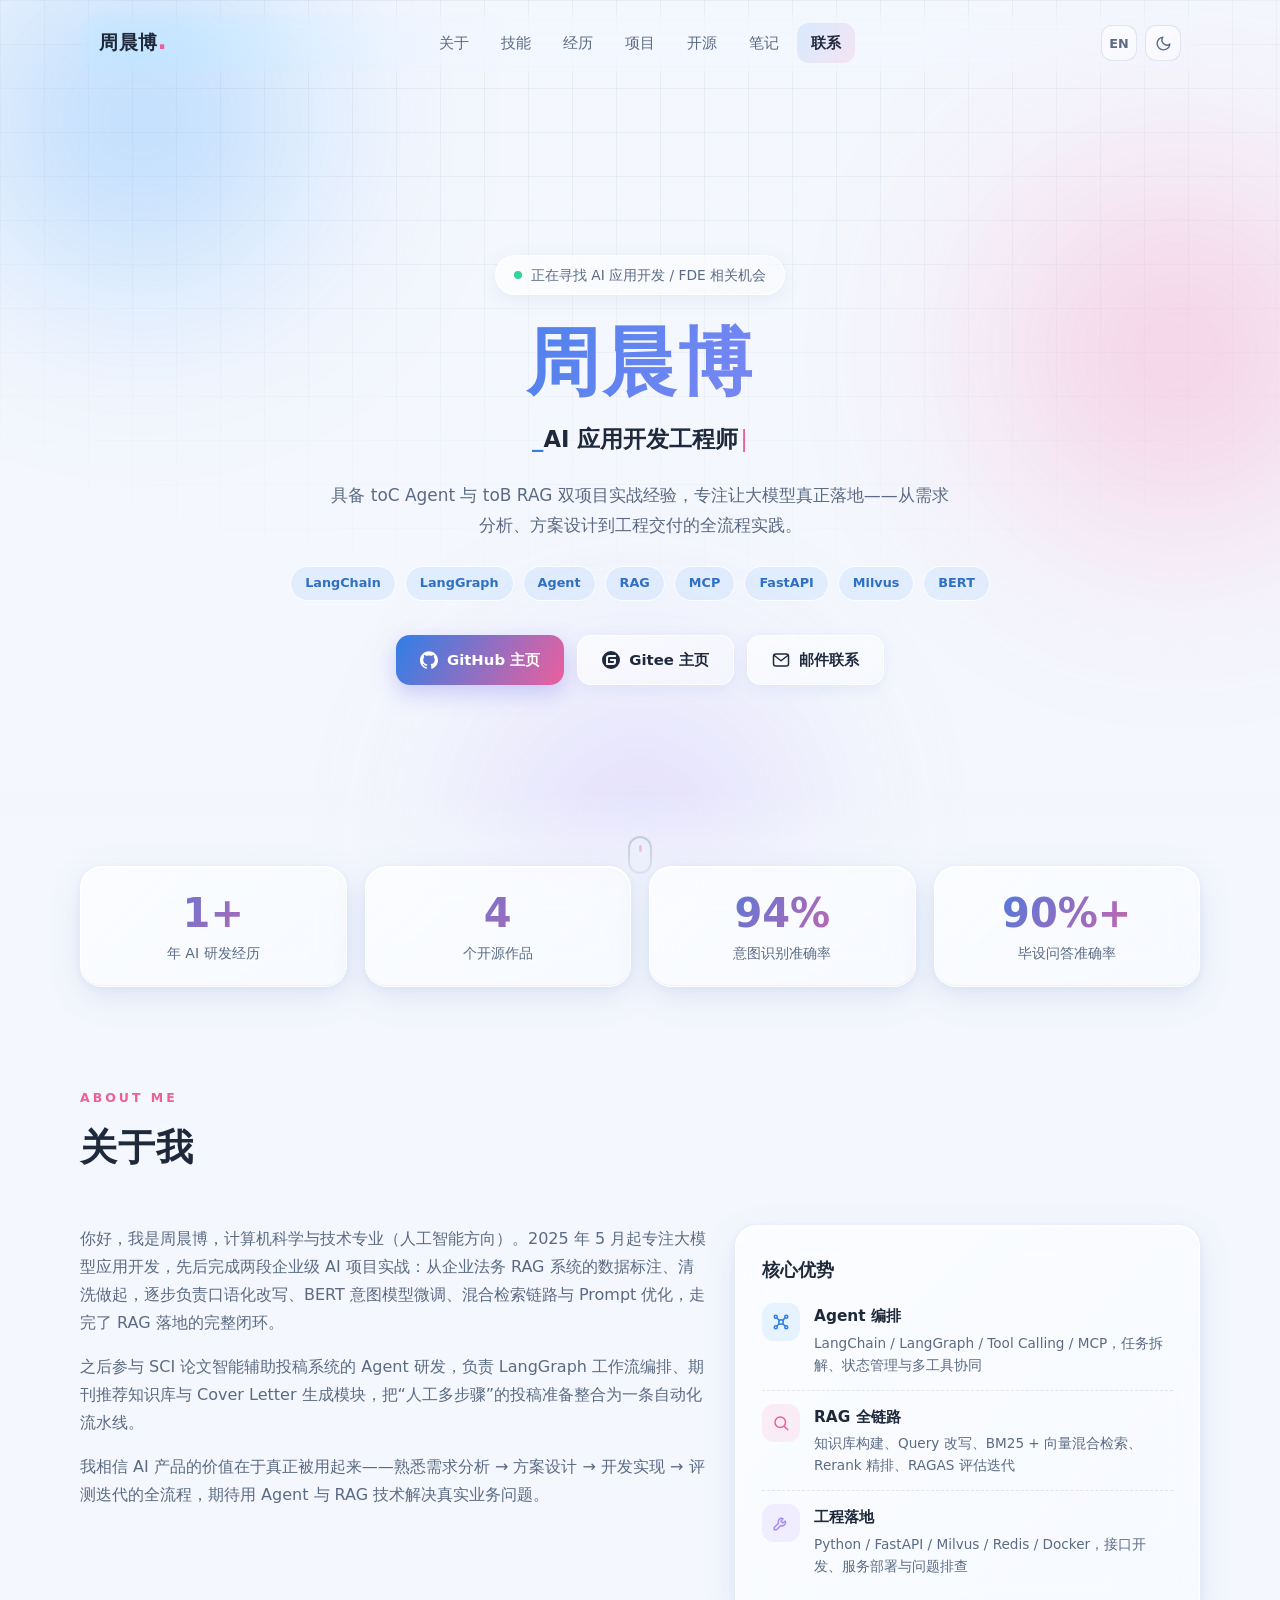
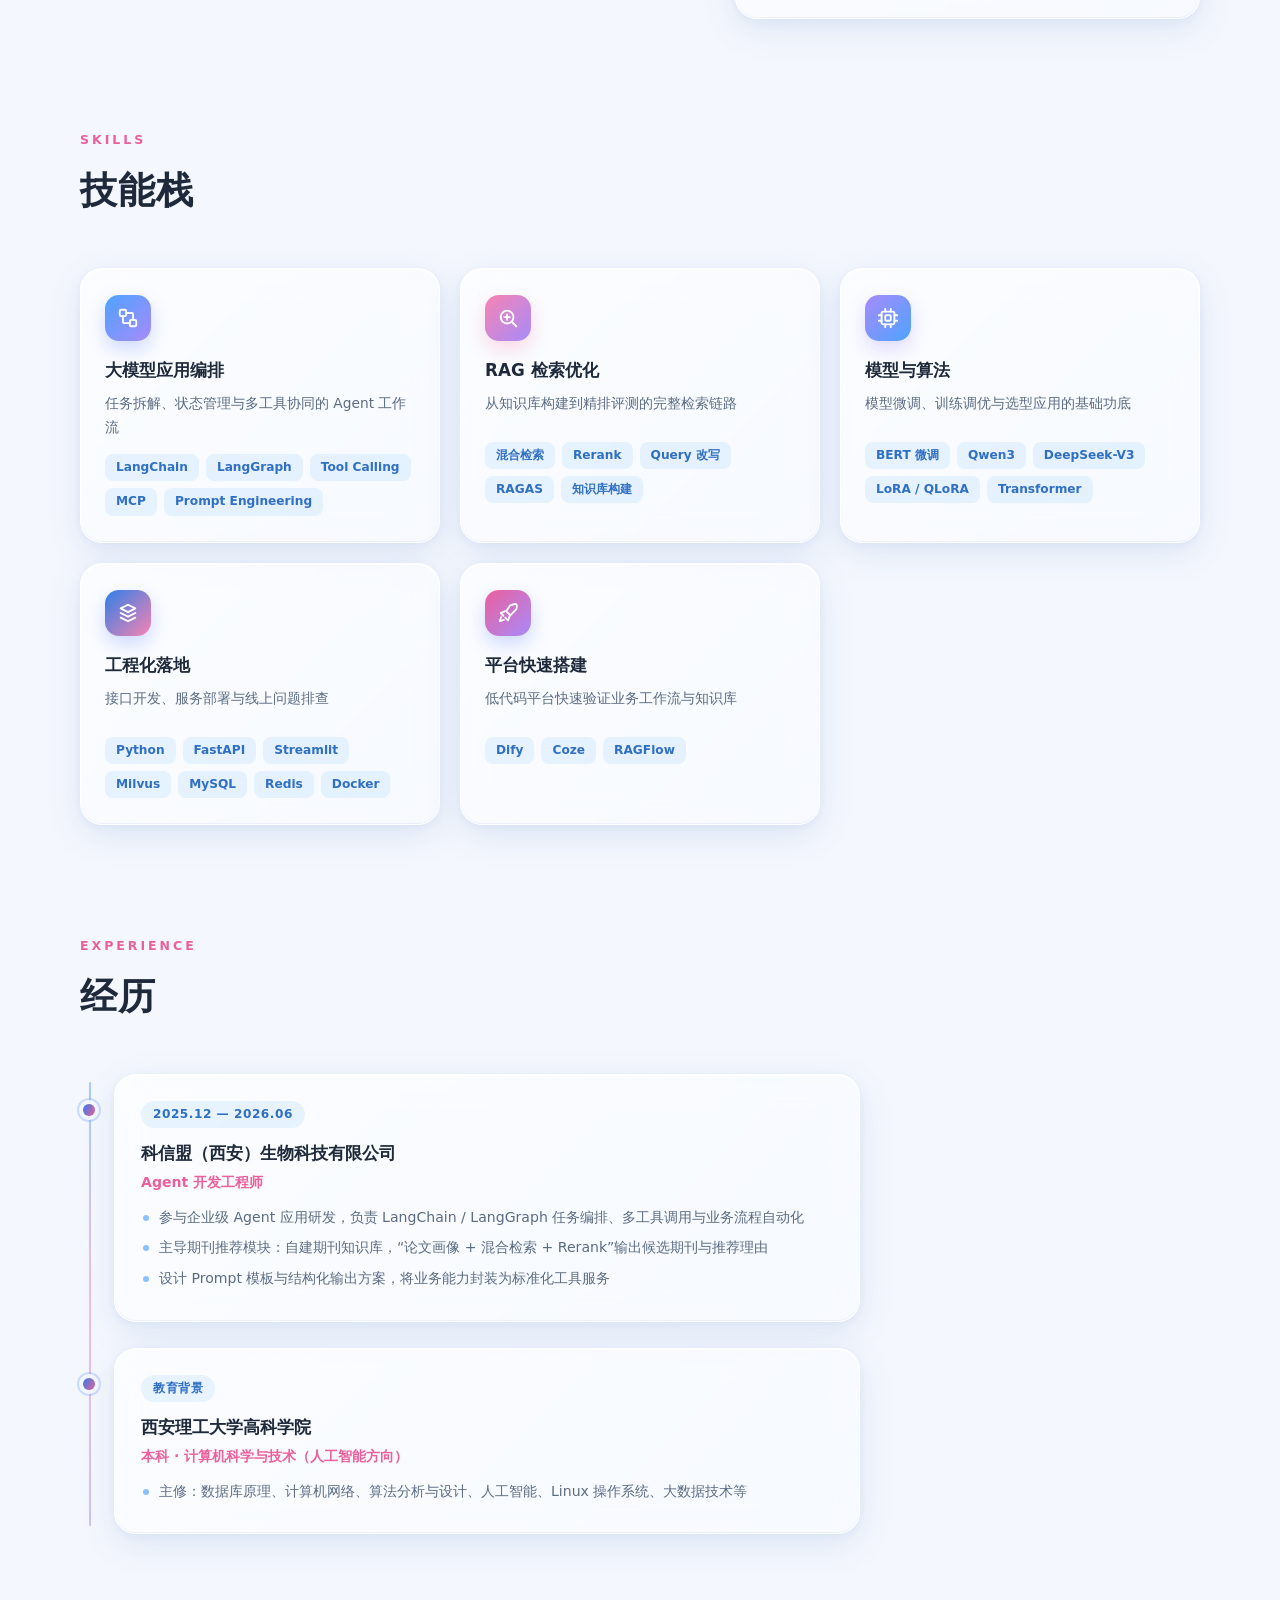
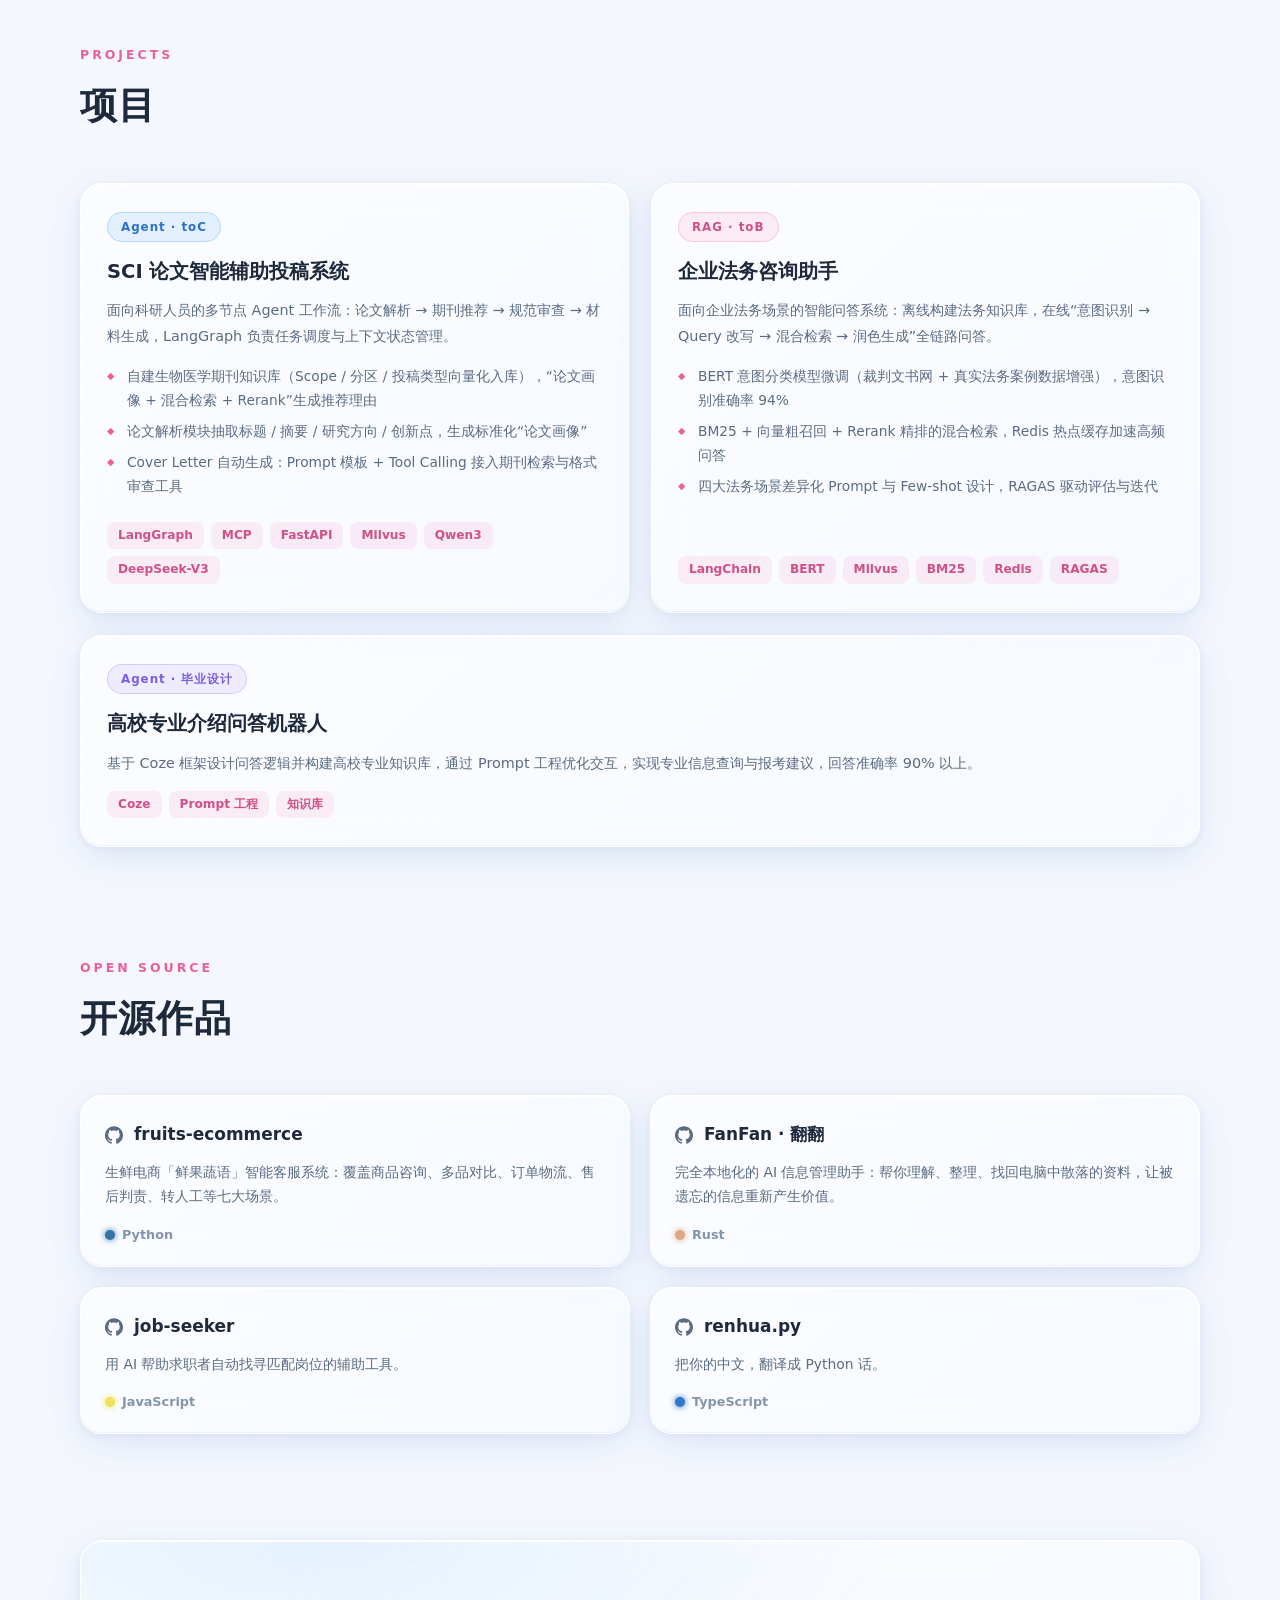
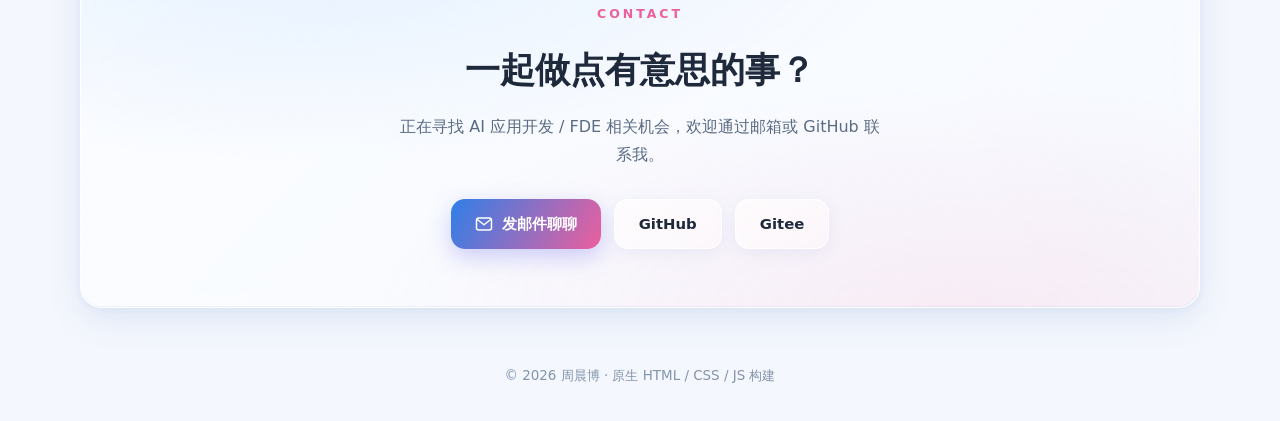
<file: index.html>
<!DOCTYPE html>
<html lang="zh-CN" data-theme="light">
<head>
  <meta charset="UTF-8" />
  <meta name="viewport" content="width=device-width, initial-scale=1.0" />
  <title>周晨博 · AI 应用开发工程师 | Agent / RAG</title>
  <meta name="description" content="周晨博 — AI 应用开发工程师，专注 Agent 工作流编排与 RAG 检索优化。toC Agent 与 toB RAG 双项目实战经验，让大模型真正落地。" />
  <meta name="keywords" content="周晨博,AI应用开发,Agent,RAG,LangChain,LangGraph,大模型" />
  <meta property="og:title" content="周晨博 · AI 应用开发工程师" />
  <meta property="og:description" content="专注 Agent 编排与 RAG 检索优化，让大模型真正落地。" />
  <meta property="og:type" content="website" />
  <link rel="icon" type="image/svg+xml" href="assets/favicon.svg" />
  <link rel="stylesheet" href="css/style.css?v=20260927d" />
  <script type="application/ld+json">
  {
    "@context": "https://schema.org",
    "@type": "Person",
    "name": "周晨博",
    "alternateName": "Chenbo Zhou",
    "jobTitle": "AI 应用开发工程师",
    "email": "mailto:chatbotzhou@163.com",
    "sameAs": [
      "https://github.com/Chatbot-zhou",
      "https://gitee.com/chatbotzhou"
    ]
  }
  </script>
</head>
<body>

  <!-- 漂浮渐变光斑背景 -->
  <div class="bg-scene" aria-hidden="true">
    <div class="blob blob-blue"></div>
    <div class="blob blob-pink"></div>
    <div class="blob blob-violet"></div>
    <div class="bg-grid"></div>
  </div>

  <!-- 导航 -->
  <header class="nav" id="siteNav">
    <div class="nav-inner container">
      <a class="nav-logo" href="#hero"><span data-i18n="nav.logo">周晨博</span><span class="logo-dot">.</span></a>

      <div class="nav-controls">
        <button class="ctrl-btn" id="langBtn" type="button" aria-label="切换语言" title="Switch language">EN</button>
        <button class="ctrl-btn" id="themeBtn" type="button" aria-label="切换主题">
          <svg class="icon-moon" width="17" height="17" viewBox="0 0 24 24" fill="none" stroke="currentColor" stroke-width="2" stroke-linecap="round" stroke-linejoin="round"><path d="M21 12.79A9 9 0 1 1 11.21 3 7 7 0 0 0 21 12.79z"/></svg>
          <svg class="icon-sun" width="17" height="17" viewBox="0 0 24 24" fill="none" stroke="currentColor" stroke-width="2" stroke-linecap="round" stroke-linejoin="round"><circle cx="12" cy="12" r="4"/><path d="M12 2v2m0 16v2M4.93 4.93l1.41 1.41m11.32 11.32 1.41 1.41M2 12h2m16 0h2M4.93 19.07l1.41-1.41M17.66 6.34l1.41-1.41"/></svg>
        </button>
        <button class="ctrl-btn nav-burger" id="navToggle" type="button" aria-label="菜单" aria-expanded="false">
          <svg width="18" height="18" viewBox="0 0 24 24" fill="none" stroke="currentColor" stroke-width="2" stroke-linecap="round"><path d="M4 7h16M4 12h16M4 17h16"/></svg>
        </button>
      </div>
    </div>

    <!-- 下拉菜单独立于 .nav-inner 之外：带 backdrop-filter 的祖先会阻断子元素
         采样页面背景，移出后移动端下拉的毛玻璃才能与导航栏一致地模糊 -->
    <nav class="nav-links" id="navLinks" aria-label="主导航">
      <a href="#about" data-i18n="nav.about">关于</a>
      <a href="#skills" data-i18n="nav.skills">技能</a>
      <a href="#experience" data-i18n="nav.exp">经历</a>
      <a href="#projects" data-i18n="nav.projects">项目</a>
      <a href="#opensource" data-i18n="nav.os">开源</a>
      <a href="notes.html" data-i18n="nav.notes">笔记</a>
      <a href="#contact" data-i18n="nav.contact">联系</a>
    </nav>
  </header>

  <main>
    <!-- Hero -->
    <section class="hero" id="hero">
      <div class="container hero-inner">
        <span class="hero-badge reveal"><span class="pulse-dot"></span><span data-i18n="hero.badge">正在寻找 AI 应用开发 / FDE 相关机会</span></span>
        <h1 class="hero-name reveal" data-delay="1"><span data-i18n="hero.name">周晨博</span></h1>
        <p class="hero-role reveal" data-delay="2" aria-live="off"><span class="role-prefix">_</span><span id="typewriter">AI 应用开发工程师</span><span class="cursor">|</span></p>
        <p class="hero-tagline reveal" data-delay="3" data-i18n="hero.tagline">具备 toC Agent 与 toB RAG 双项目实战经验，专注让大模型真正落地——从需求分析、方案设计到工程交付的全流程实践。</p>

        <div class="hero-chips reveal" data-delay="4" aria-label="技术关键词">
          <span class="chip">LangChain</span><span class="chip">LangGraph</span><span class="chip">Agent</span><span class="chip">RAG</span><span class="chip">MCP</span><span class="chip">FastAPI</span><span class="chip">Milvus</span><span class="chip">BERT</span>
        </div>

        <div class="hero-actions reveal" data-delay="5">
          <a class="btn btn-primary" href="https://github.com/Chatbot-zhou" target="_blank" rel="noopener">
            <svg width="18" height="18" viewBox="0 0 24 24" fill="currentColor" aria-hidden="true"><path d="M12 .297c-6.63 0-12 5.373-12 12 0 5.303 3.438 9.8 8.205 11.385.6.113.82-.258.82-.577 0-.285-.01-1.04-.015-2.04-3.338.724-4.042-1.61-4.042-1.61C4.422 18.07 3.633 17.7 3.633 17.7c-1.087-.744.084-.729.084-.729 1.205.084 1.838 1.236 1.838 1.236 1.07 1.835 2.809 1.305 3.495.998.108-.776.417-1.305.76-1.605-2.665-.3-5.466-1.332-5.466-5.93 0-1.31.465-2.38 1.235-3.22-.135-.303-.54-1.523.105-3.176 0 0 1.005-.322 3.3 1.23.96-.267 1.98-.399 3-.405 1.02.006 2.04.138 3 .405 2.28-1.552 3.285-1.23 3.285-1.23.645 1.653.24 2.873.12 3.176.765.84 1.23 1.91 1.23 3.22 0 4.61-2.805 5.625-5.475 5.92.42.36.81 1.096.81 2.22 0 1.606-.015 2.896-.015 3.286 0 .315.21.69.825.57C20.565 22.092 24 17.592 24 12.297c0-6.627-5.373-12-12-12"/></svg>
            <span data-i18n="hero.btn_github">GitHub 主页</span>
          </a>
          <a class="btn btn-glass" href="https://gitee.com/chatbotzhou" target="_blank" rel="noopener">
            <svg width="18" height="18" viewBox="0 0 24 24" fill="currentColor" aria-hidden="true"><path d="M11.984 0A12 12 0 0 0 0 12a12 12 0 0 0 12 12 12 12 0 0 0 12-12A12 12 0 0 0 12 0a12 12 0 0 0-.016 0zm6.09 5.333c.328 0 .593.266.592.593v1.482a.594.594 0 0 1-.593.592H9.777c-.982 0-1.778.796-1.778 1.778v5.63c0 .327.266.592.593.592h5.63c.982 0 1.778-.796 1.778-1.778v-.296a.593.593 0 0 0-.592-.593h-4.15a.592.592 0 0 1-.592-.592v-1.482a.593.593 0 0 1 .593-.592h6.815c.327 0 .593.265.593.592v3.408a4 4 0 0 1-4 4H5.926a.593.593 0 0 1-.593-.593V9.778a4.444 4.444 0 0 1 4.445-4.444h8.296Z"/></svg>
            <span data-i18n="hero.btn_gitee">Gitee 主页</span>
          </a>
          <a class="btn btn-glass js-email-btn" href="mailto:chatbotzhou@163.com">
            <svg width="18" height="18" viewBox="0 0 24 24" fill="none" stroke="currentColor" stroke-width="2" stroke-linecap="round" stroke-linejoin="round" aria-hidden="true"><rect x="2" y="4" width="20" height="16" rx="3"/><path d="m3 6 9 7 9-7"/></svg>
            <span data-i18n="hero.btn_email">邮件联系</span>
          </a>
        </div>

        <a class="scroll-hint" href="#stats" aria-label="向下滚动">
          <span class="mouse"><span class="wheel"></span></span>
        </a>
      </div>
      <div class="hero-fade" aria-hidden="true"></div>
    </section>

    <!-- 数据条 -->
    <section class="stats" id="stats">
      <div class="container">
        <div class="stats-grid">
          <div class="glass stat-card reveal">
            <span class="stat-num" data-count="1" data-suffix="+">0</span>
            <span class="stat-label" data-i18n="stats.s1l">年 AI 研发经历</span>
          </div>
          <div class="glass stat-card reveal" data-delay="1">
            <span class="stat-num" data-count="4">0</span>
            <span class="stat-label" data-i18n="stats.s2l">个开源作品</span>
          </div>
          <div class="glass stat-card reveal" data-delay="2">
            <span class="stat-num" data-count="94" data-suffix="%">0</span>
            <span class="stat-label" data-i18n="stats.s3l">意图识别准确率</span>
          </div>
          <div class="glass stat-card reveal" data-delay="3">
            <span class="stat-num" data-count="90" data-suffix="%+">0</span>
            <span class="stat-label" data-i18n="stats.s4l">毕设问答准确率</span>
          </div>
        </div>
      </div>
    </section>

    <!-- 关于我 -->
    <section class="section" id="about">
      <div class="container">
        <div class="section-head reveal">
          <span class="eyebrow">About Me</span>
          <h2 data-i18n="about.title">关于我</h2>
        </div>
        <div class="about-grid">
          <div class="about-text reveal">
            <p data-i18n="about.p1">你好，我是周晨博，计算机科学与技术专业（人工智能方向）。2025 年 5 月起专注大模型应用开发，先后完成两段企业级 AI 项目实战：从企业法务 RAG 系统的数据标注、清洗做起，逐步负责口语化改写、BERT 意图模型微调、混合检索链路与 Prompt 优化，走完了 RAG 落地的完整闭环。</p>
            <p data-i18n="about.p2">之后参与 SCI 论文智能辅助投稿系统的 Agent 研发，负责 LangGraph 工作流编排、期刊推荐知识库与 Cover Letter 生成模块，把"人工多步骤"的投稿准备整合为一条自动化流水线。</p>
            <p data-i18n="about.p3">我相信 AI 产品的价值在于真正被用起来——熟悉需求分析 → 方案设计 → 开发实现 → 评测迭代的全流程，期待用 Agent 与 RAG 技术解决真实业务问题。</p>
          </div>
          <div class="glass about-card reveal" data-delay="1">
            <h3 data-i18n="about.st_title">核心优势</h3>
            <ul class="strength-list">
              <li>
                <span class="s-icon" aria-hidden="true"><svg width="18" height="18" viewBox="0 0 24 24" fill="none" stroke="currentColor" stroke-width="2" stroke-linecap="round" stroke-linejoin="round"><circle cx="12" cy="12" r="3"/><circle cx="5" cy="5" r="2"/><circle cx="19" cy="5" r="2"/><circle cx="5" cy="19" r="2"/><circle cx="19" cy="19" r="2"/><path d="M6.6 6.6 9.8 9.8m4.4 0 3.2-3.2M6.6 17.4l3.2-3.2m4.4 0 3.2 3.2"/></svg></span>
                <div><strong data-i18n="about.s1t">Agent 编排</strong><p data-i18n="about.s1d">LangChain / LangGraph / Tool Calling / MCP，任务拆解、状态管理与多工具协同</p></div>
              </li>
              <li>
                <span class="s-icon" aria-hidden="true"><svg width="18" height="18" viewBox="0 0 24 24" fill="none" stroke="currentColor" stroke-width="2" stroke-linecap="round" stroke-linejoin="round"><circle cx="11" cy="11" r="7"/><path d="m21 21-4.3-4.3"/></svg></span>
                <div><strong data-i18n="about.s2t">RAG 全链路</strong><p data-i18n="about.s2d">知识库构建、Query 改写、BM25 + 向量混合检索、Rerank 精排、RAGAS 评估迭代</p></div>
              </li>
              <li>
                <span class="s-icon" aria-hidden="true"><svg width="18" height="18" viewBox="0 0 24 24" fill="none" stroke="currentColor" stroke-width="2" stroke-linecap="round" stroke-linejoin="round"><path d="M14.7 6.3a4.5 4.5 0 0 0-6 6L3 18v3h3l5.7-5.7a4.5 4.5 0 0 0 6-6L14.5 12l-2.5-2.5z"/></svg></span>
                <div><strong data-i18n="about.s3t">工程落地</strong><p data-i18n="about.s3d">Python / FastAPI / Milvus / Redis / Docker，接口开发、服务部署与问题排查</p></div>
              </li>
            </ul>
          </div>
        </div>
      </div>
    </section>

    <!-- 技能 -->
    <section class="section" id="skills">
      <div class="container">
        <div class="section-head reveal">
          <span class="eyebrow">Skills</span>
          <h2 data-i18n="skills.title">技能栈</h2>
        </div>
        <div class="skills-grid">
          <div class="glass skill-card reveal">
            <span class="sk-icon" aria-hidden="true"><svg width="22" height="22" viewBox="0 0 24 24" fill="none" stroke="currentColor" stroke-width="2" stroke-linecap="round" stroke-linejoin="round"><rect x="3" y="3" width="7" height="7" rx="1.5"/><rect x="14" y="14" width="7" height="7" rx="1.5"/><path d="M10 6.5h6.5a1 1 0 0 1 1 1V14M14 17.5H7.5a1 1 0 0 1-1-1V10"/></svg></span>
            <h3 data-i18n="skills.g1t">大模型应用编排</h3>
            <p data-i18n="skills.g1d">任务拆解、状态管理与多工具协同的 Agent 工作流</p>
            <div class="tags"><span>LangChain</span><span>LangGraph</span><span>Tool Calling</span><span>MCP</span><span>Prompt Engineering</span></div>
          </div>
          <div class="glass skill-card reveal" data-delay="1">
            <span class="sk-icon" aria-hidden="true"><svg width="22" height="22" viewBox="0 0 24 24" fill="none" stroke="currentColor" stroke-width="2" stroke-linecap="round" stroke-linejoin="round"><circle cx="11" cy="11" r="7"/><path d="m21 21-4.3-4.3M8 11h6M11 8v6"/></svg></span>
            <h3 data-i18n="skills.g2t">RAG 检索优化</h3>
            <p data-i18n="skills.g2d">从知识库构建到精排评测的完整检索链路</p>
            <div class="tags"><span data-i18n="skills.tag.hb">混合检索</span><span>Rerank</span><span data-i18n="skills.tag.qr">Query 改写</span><span>RAGAS</span><span data-i18n="skills.tag.kb">知识库构建</span></div>
          </div>
          <div class="glass skill-card reveal" data-delay="2">
            <span class="sk-icon" aria-hidden="true"><svg width="22" height="22" viewBox="0 0 24 24" fill="none" stroke="currentColor" stroke-width="2" stroke-linecap="round" stroke-linejoin="round"><rect x="5" y="5" width="14" height="14" rx="2"/><rect x="9" y="9" width="6" height="6" rx="1"/><path d="M9 2v3M15 2v3M9 19v3M15 19v3M2 9h3M2 15h3M19 9h3M19 15h3"/></svg></span>
            <h3 data-i18n="skills.g3t">模型与算法</h3>
            <p data-i18n="skills.g3d">模型微调、训练调优与选型应用的基础功底</p>
            <div class="tags"><span data-i18n="skills.tag.bft">BERT 微调</span><span>Qwen3</span><span>DeepSeek-V3</span><span>LoRA / QLoRA</span><span>Transformer</span></div>
          </div>
          <div class="glass skill-card reveal" data-delay="3">
            <span class="sk-icon" aria-hidden="true"><svg width="22" height="22" viewBox="0 0 24 24" fill="none" stroke="currentColor" stroke-width="2" stroke-linecap="round" stroke-linejoin="round"><path d="m4 7 8-4 8 4-8 4-8-4z"/><path d="m4 12 8 4 8-4M4 17l8 4 8-4"/></svg></span>
            <h3 data-i18n="skills.g4t">工程化落地</h3>
            <p data-i18n="skills.g4d">接口开发、服务部署与线上问题排查</p>
            <div class="tags"><span>Python</span><span>FastAPI</span><span>Streamlit</span><span>Milvus</span><span>MySQL</span><span>Redis</span><span>Docker</span></div>
          </div>
          <div class="glass skill-card reveal" data-delay="4">
            <span class="sk-icon" aria-hidden="true"><svg width="22" height="22" viewBox="0 0 24 24" fill="none" stroke="currentColor" stroke-width="2" stroke-linecap="round" stroke-linejoin="round"><path d="M4.5 16.5 3 21l4.5-1.5M14 4c3-1.5 6.5-2 7-1.5S22 5 21 8l-6.5 6.5L10 10 14 4z"/><path d="M9 10 4 12l3 3M14 15l-2 5-3-3"/></svg></span>
            <h3 data-i18n="skills.g5t">平台快速搭建</h3>
            <p data-i18n="skills.g5d">低代码平台快速验证业务工作流与知识库</p>
            <div class="tags"><span>Dify</span><span>Coze</span><span>RAGFlow</span></div>
          </div>
        </div>
      </div>
    </section>

    <!-- 经历 -->
    <section class="section" id="experience">
      <div class="container">
        <div class="section-head reveal">
          <span class="eyebrow">Experience</span>
          <h2 data-i18n="exp.title">经历</h2>
        </div>
        <ol class="timeline">
          <li class="tl-item reveal">
            <div class="glass tl-card">
              <span class="tl-time">2025.12 — 2026.06</span>
              <h3 data-i18n="exp.c1">科信盟（西安）生物科技有限公司</h3>
              <p class="tl-role" data-i18n="exp.r1">Agent 开发工程师</p>
              <ul>
                <li data-i18n="exp.c1a">参与企业级 Agent 应用研发，负责 LangChain / LangGraph 任务编排、多工具调用与业务流程自动化</li>
                <li data-i18n="exp.c1b">主导期刊推荐模块：自建期刊知识库，"论文画像 + 混合检索 + Rerank"输出候选期刊与推荐理由</li>
                <li data-i18n="exp.c1c">设计 Prompt 模板与结构化输出方案，将业务能力封装为标准化工具服务</li>
              </ul>
            </div>
          </li>
          <li class="tl-item reveal" data-delay="1">
            <div class="glass tl-card">
              <span class="tl-time" data-i18n="exp.t3">教育背景</span>
              <h3 data-i18n="exp.u">西安理工大学高科学院</h3>
              <p class="tl-role" data-i18n="exp.r3">本科 · 计算机科学与技术（人工智能方向）</p>
              <ul>
                <li data-i18n="exp.u1">主修：数据库原理、计算机网络、算法分析与设计、人工智能、Linux 操作系统、大数据技术等</li>
              </ul>
            </div>
          </li>
        </ol>
      </div>
    </section>

    <!-- 项目 -->
    <section class="section" id="projects">
      <div class="container">
        <div class="section-head reveal">
          <span class="eyebrow">Projects</span>
          <h2 data-i18n="proj.title">项目</h2>
        </div>
        <div class="proj-grid">
          <article class="glass proj-card reveal">
            <div class="proj-head">
              <span class="badge badge-blue" data-i18n="proj.p1badge">Agent · toC</span>
            </div>
            <h3 data-i18n="proj.p1t">SCI 论文智能辅助投稿系统</h3>
            <p class="proj-desc" data-i18n="proj.p1d">面向科研人员的多节点 Agent 工作流：论文解析 → 期刊推荐 → 规范审查 → 材料生成，LangGraph 负责任务调度与上下文状态管理。</p>
            <ul class="proj-hl">
              <li data-i18n="proj.p1hl1">自建生物医学期刊知识库（Scope / 分区 / 投稿类型向量化入库），"论文画像 + 混合检索 + Rerank"生成推荐理由</li>
              <li data-i18n="proj.p1hl2">论文解析模块抽取标题 / 摘要 / 研究方向 / 创新点，生成标准化"论文画像"</li>
              <li data-i18n="proj.p1hl3">Cover Letter 自动生成：Prompt 模板 + Tool Calling 接入期刊检索与格式审查工具</li>
            </ul>
            <div class="tags"><span>LangGraph</span><span>MCP</span><span>FastAPI</span><span>Milvus</span><span>Qwen3</span><span>DeepSeek-V3</span></div>
          </article>

          <article class="glass proj-card reveal" data-delay="1">
            <div class="proj-head">
              <span class="badge badge-pink" data-i18n="proj.p2badge">RAG · toB</span>
            </div>
            <h3 data-i18n="proj.p2t">企业法务咨询助手</h3>
            <p class="proj-desc" data-i18n="proj.p2d">面向企业法务场景的智能问答系统：离线构建法务知识库，在线"意图识别 → Query 改写 → 混合检索 → 润色生成"全链路问答。</p>
            <ul class="proj-hl">
              <li data-i18n="proj.p2hl1">BERT 意图分类模型微调（裁判文书网 + 真实法务案例数据增强），意图识别准确率 94%</li>
              <li data-i18n="proj.p2hl2">BM25 + 向量粗召回 + Rerank 精排的混合检索，Redis 热点缓存加速高频问答</li>
              <li data-i18n="proj.p2hl3">四大法务场景差异化 Prompt 与 Few-shot 设计，RAGAS 驱动评估与迭代</li>
            </ul>
            <div class="tags"><span>LangChain</span><span>BERT</span><span>Milvus</span><span>BM25</span><span>Redis</span><span>RAGAS</span></div>
          </article>

          <article class="glass proj-card proj-small reveal" data-delay="2">
            <div class="proj-head">
              <span class="badge badge-violet" data-i18n="proj.p3badge">Agent · 毕业设计</span>
            </div>
            <h3 data-i18n="proj.p3t">高校专业介绍问答机器人</h3>
            <p class="proj-desc" data-i18n="proj.p3d">基于 Coze 框架设计问答逻辑并构建高校专业知识库，通过 Prompt 工程优化交互，实现专业信息查询与报考建议，回答准确率 90% 以上。</p>
            <div class="tags"><span>Coze</span><span data-i18n="proj.tag.pe">Prompt 工程</span><span data-i18n="proj.tag.kb">知识库</span></div>
          </article>
        </div>
      </div>
    </section>

    <!-- 开源 -->
    <section class="section" id="opensource">
      <div class="container">
        <div class="section-head reveal">
          <span class="eyebrow">Open Source</span>
          <h2 data-i18n="os.title">开源作品</h2>
        </div>
        <div class="os-grid">
          <a class="glass os-card reveal" href="https://github.com/Chatbot-zhou/fruits-ecommerce" target="_blank" rel="noopener">
            <div class="os-top">
              <svg width="18" height="18" viewBox="0 0 24 24" fill="currentColor" aria-hidden="true"><path d="M12 .297c-6.63 0-12 5.373-12 12 0 5.303 3.438 9.8 8.205 11.385.6.113.82-.258.82-.577 0-.285-.01-1.04-.015-2.04-3.338.724-4.042-1.61-4.042-1.61C4.422 18.07 3.633 17.7 3.633 17.7c-1.087-.744.084-.729.084-.729 1.205.084 1.838 1.236 1.838 1.236 1.07 1.835 2.809 1.305 3.495.998.108-.776.417-1.305.76-1.605-2.665-.3-5.466-1.332-5.466-5.93 0-1.31.465-2.38 1.235-3.22-.135-.303-.54-1.523.105-3.176 0 0 1.005-.322 3.3 1.23.96-.267 1.98-.399 3-.405 1.02.006 2.04.138 3 .405 2.28-1.552 3.285-1.23 3.285-1.23.645 1.653.24 2.873.12 3.176.765.84 1.23 1.91 1.23 3.22 0 4.61-2.805 5.625-5.475 5.92.42.36.81 1.096.81 2.22 0 1.606-.015 2.896-.015 3.286 0 .315.21.69.825.57C20.565 22.092 24 17.592 24 12.297c0-6.627-5.373-12-12-12"/></svg>
              <h3>fruits-ecommerce</h3>
            </div>
            <p data-i18n="os.d1">生鲜电商「鲜果蔬语」智能客服系统：覆盖商品咨询、多品对比、订单物流、售后判责、转人工等七大场景。</p>
            <div class="os-foot">
              <span class="lang-dot" style="--dot:#3572A5"></span><span class="os-lang">Python</span>
              <span class="os-link" data-i18n="os.view">查看仓库 →</span>
            </div>
          </a>
          <a class="glass os-card reveal" data-delay="1" href="https://github.com/Chatbot-zhou/FanFan" target="_blank" rel="noopener">
            <div class="os-top">
              <svg width="18" height="18" viewBox="0 0 24 24" fill="currentColor" aria-hidden="true"><path d="M12 .297c-6.63 0-12 5.373-12 12 0 5.303 3.438 9.8 8.205 11.385.6.113.82-.258.82-.577 0-.285-.01-1.04-.015-2.04-3.338.724-4.042-1.61-4.042-1.61C4.422 18.07 3.633 17.7 3.633 17.7c-1.087-.744.084-.729.084-.729 1.205.084 1.838 1.236 1.838 1.236 1.07 1.835 2.809 1.305 3.495.998.108-.776.417-1.305.76-1.605-2.665-.3-5.466-1.332-5.466-5.93 0-1.31.465-2.38 1.235-3.22-.135-.303-.54-1.523.105-3.176 0 0 1.005-.322 3.3 1.23.96-.267 1.98-.399 3-.405 1.02.006 2.04.138 3 .405 2.28-1.552 3.285-1.23 3.285-1.23.645 1.653.24 2.873.12 3.176.765.84 1.23 1.91 1.23 3.22 0 4.61-2.805 5.625-5.475 5.92.42.36.81 1.096.81 2.22 0 1.606-.015 2.896-.015 3.286 0 .315.21.69.825.57C20.565 22.092 24 17.592 24 12.297c0-6.627-5.373-12-12-12"/></svg>
              <h3>FanFan · 翻翻</h3>
            </div>
            <p data-i18n="os.d2">完全本地化的 AI 信息管理助手：帮你理解、整理、找回电脑中散落的资料，让被遗忘的信息重新产生价值。</p>
            <div class="os-foot">
              <span class="lang-dot" style="--dot:#dea584"></span><span class="os-lang">Rust</span>
              <span class="os-link" data-i18n="os.view">查看仓库 →</span>
            </div>
          </a>
          <a class="glass os-card reveal" data-delay="2" href="https://github.com/Chatbot-zhou/job-seeker" target="_blank" rel="noopener">
            <div class="os-top">
              <svg width="18" height="18" viewBox="0 0 24 24" fill="currentColor" aria-hidden="true"><path d="M12 .297c-6.63 0-12 5.373-12 12 0 5.303 3.438 9.8 8.205 11.385.6.113.82-.258.82-.577 0-.285-.01-1.04-.015-2.04-3.338.724-4.042-1.61-4.042-1.61C4.422 18.07 3.633 17.7 3.633 17.7c-1.087-.744.084-.729.084-.729 1.205.084 1.838 1.236 1.838 1.236 1.07 1.835 2.809 1.305 3.495.998.108-.776.417-1.305.76-1.605-2.665-.3-5.466-1.332-5.466-5.93 0-1.31.465-2.38 1.235-3.22-.135-.303-.54-1.523.105-3.176 0 0 1.005-.322 3.3 1.23.96-.267 1.98-.399 3-.405 1.02.006 2.04.138 3 .405 2.28-1.552 3.285-1.23 3.285-1.23.645 1.653.24 2.873.12 3.176.765.84 1.23 1.91 1.23 3.22 0 4.61-2.805 5.625-5.475 5.92.42.36.81 1.096.81 2.22 0 1.606-.015 2.896-.015 3.286 0 .315.21.69.825.57C20.565 22.092 24 17.592 24 12.297c0-6.627-5.373-12-12-12"/></svg>
              <h3>job-seeker</h3>
            </div>
            <p data-i18n="os.d3">用 AI 帮助求职者自动找寻匹配岗位的辅助工具。</p>
            <div class="os-foot">
              <span class="lang-dot" style="--dot:#f1e05a"></span><span class="os-lang">JavaScript</span>
              <span class="os-link" data-i18n="os.view">查看仓库 →</span>
            </div>
          </a>
          <a class="glass os-card reveal" data-delay="3" href="https://github.com/Chatbot-zhou/renhua.py" target="_blank" rel="noopener">
            <div class="os-top">
              <svg width="18" height="18" viewBox="0 0 24 24" fill="currentColor" aria-hidden="true"><path d="M12 .297c-6.63 0-12 5.373-12 12 0 5.303 3.438 9.8 8.205 11.385.6.113.82-.258.82-.577 0-.285-.01-1.04-.015-2.04-3.338.724-4.042-1.61-4.042-1.61C4.422 18.07 3.633 17.7 3.633 17.7c-1.087-.744.084-.729.084-.729 1.205.084 1.838 1.236 1.838 1.236 1.07 1.835 2.809 1.305 3.495.998.108-.776.417-1.305.76-1.605-2.665-.3-5.466-1.332-5.466-5.93 0-1.31.465-2.38 1.235-3.22-.135-.303-.54-1.523.105-3.176 0 0 1.005-.322 3.3 1.23.96-.267 1.98-.399 3-.405 1.02.006 2.04.138 3 .405 2.28-1.552 3.285-1.23 3.285-1.23.645 1.653.24 2.873.12 3.176.765.84 1.23 1.91 1.23 3.22 0 4.61-2.805 5.625-5.475 5.92.42.36.81 1.096.81 2.22 0 1.606-.015 2.896-.015 3.286 0 .315.21.69.825.57C20.565 22.092 24 17.592 24 12.297c0-6.627-5.373-12-12-12"/></svg>
              <h3>renhua.py</h3>
            </div>
            <p data-i18n="os.d4">把你的中文，翻译成 Python 话。</p>
            <div class="os-foot">
              <span class="lang-dot" style="--dot:#3178c6"></span><span class="os-lang">TypeScript</span>
              <span class="os-link" data-i18n="os.view">查看仓库 →</span>
            </div>
          </a>
        </div>
      </div>
    </section>

    <!-- 联系 -->
    <section class="section" id="contact">
      <div class="container">
        <div class="glass contact-card reveal">
          <span class="eyebrow">Contact</span>
          <h2 data-i18n="contact.t">一起做点有意思的事？</h2>
          <p data-i18n="contact.d">正在寻找 AI 应用开发 / FDE 相关机会，欢迎通过邮箱或 GitHub 联系我。</p>
          <div class="contact-actions">
            <a class="btn btn-primary js-email-btn" href="mailto:chatbotzhou@163.com">
              <svg width="18" height="18" viewBox="0 0 24 24" fill="none" stroke="currentColor" stroke-width="2" stroke-linecap="round" stroke-linejoin="round" aria-hidden="true"><rect x="2" y="4" width="20" height="16" rx="3"/><path d="m3 6 9 7 9-7"/></svg>
              <span data-i18n="contact.btn_email">发邮件聊聊</span>
            </a>
            <a class="btn btn-glass" href="https://github.com/Chatbot-zhou" target="_blank" rel="noopener">GitHub</a>
            <a class="btn btn-glass" href="https://gitee.com/chatbotzhou" target="_blank" rel="noopener">Gitee</a>
          </div>
        </div>
      </div>
    </section>
  </main>

  <footer class="footer">
    <p><span data-i18n="footer.built">© 2026 周晨博 · 原生 HTML / CSS / JS 构建</span></p>
  </footer>

  <!-- 邮箱弹窗 -->
  <div class="modal-overlay" id="emailModal" role="dialog" aria-modal="true" aria-labelledby="emailModalTitle" aria-hidden="true">
    <div class="glass modal-card">
      <button class="modal-close" id="emailModalClose" type="button" aria-label="关闭">
        <svg width="15" height="15" viewBox="0 0 24 24" fill="none" stroke="currentColor" stroke-width="2.2" stroke-linecap="round" aria-hidden="true"><path d="M6 6l12 12M18 6 6 18"/></svg>
      </button>
      <span class="eyebrow">Email</span>
      <h3 id="emailModalTitle" data-i18n="modal.title">我的邮箱</h3>
      <p class="modal-email">chatbotzhou@163.com</p>
      <p class="modal-hint" data-i18n="modal.hint">点击复制邮箱地址，或打开邮件应用直接发送</p>
      <div class="modal-actions">
        <button class="btn btn-primary" id="emailCopyBtn" type="button">
          <svg width="17" height="17" viewBox="0 0 24 24" fill="none" stroke="currentColor" stroke-width="2" stroke-linecap="round" stroke-linejoin="round" aria-hidden="true"><rect x="9" y="9" width="12" height="12" rx="2.5"/><path d="M5 15H4.5A2.5 2.5 0 0 1 2 12.5v-8A2.5 2.5 0 0 1 4.5 2h8A2.5 2.5 0 0 1 15 4.5V5"/></svg>
          <span data-i18n="modal.copy">复制邮箱</span>
        </button>
        <a class="btn btn-glass" href="mailto:chatbotzhou@163.com">
          <svg width="17" height="17" viewBox="0 0 24 24" fill="none" stroke="currentColor" stroke-width="2" stroke-linecap="round" stroke-linejoin="round" aria-hidden="true"><rect x="2" y="4" width="20" height="16" rx="3"/><path d="m3 6 9 7 9-7"/></svg>
          <span data-i18n="modal.open">打开邮件应用</span>
        </a>
      </div>
    </div>
  </div>

  <script src="js/i18n.js?v=20260927c"></script>
  <script src="js/main.js?v=20260927c"></script>
</body>
</html>
</file>
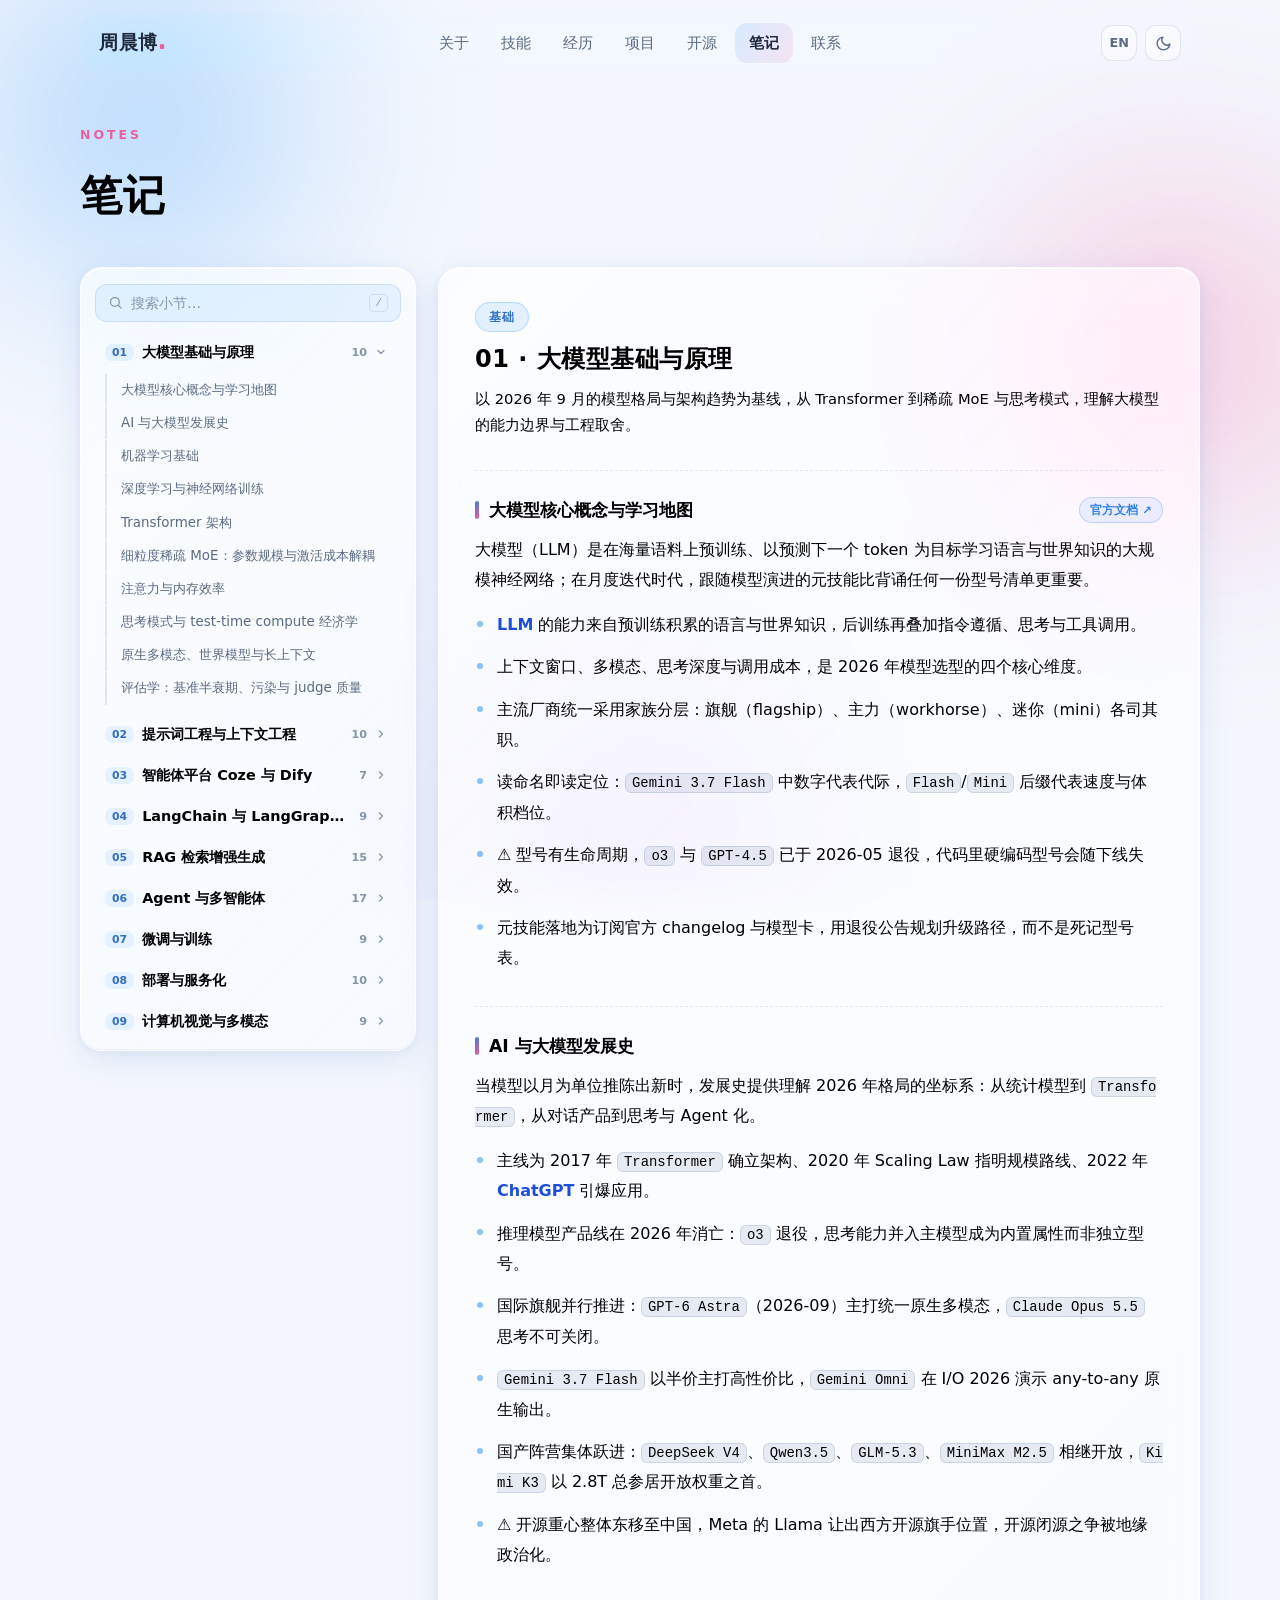
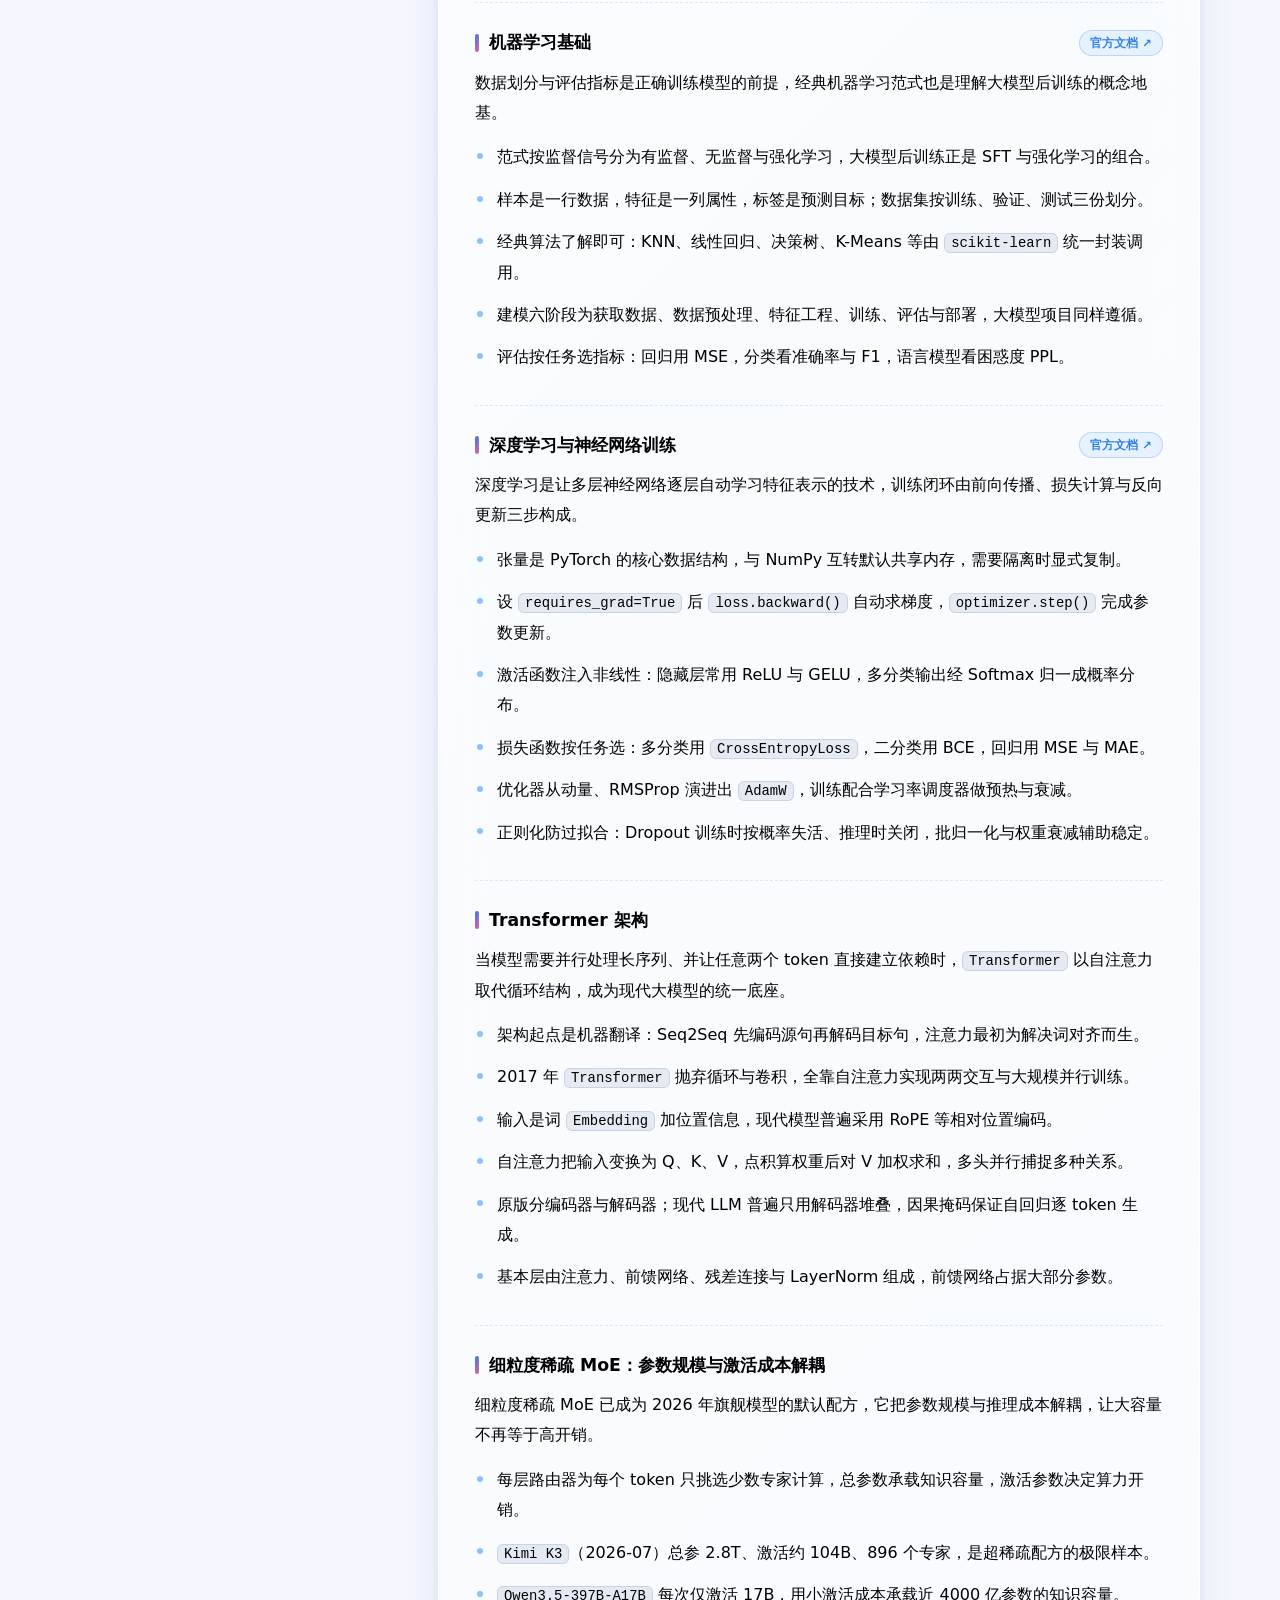
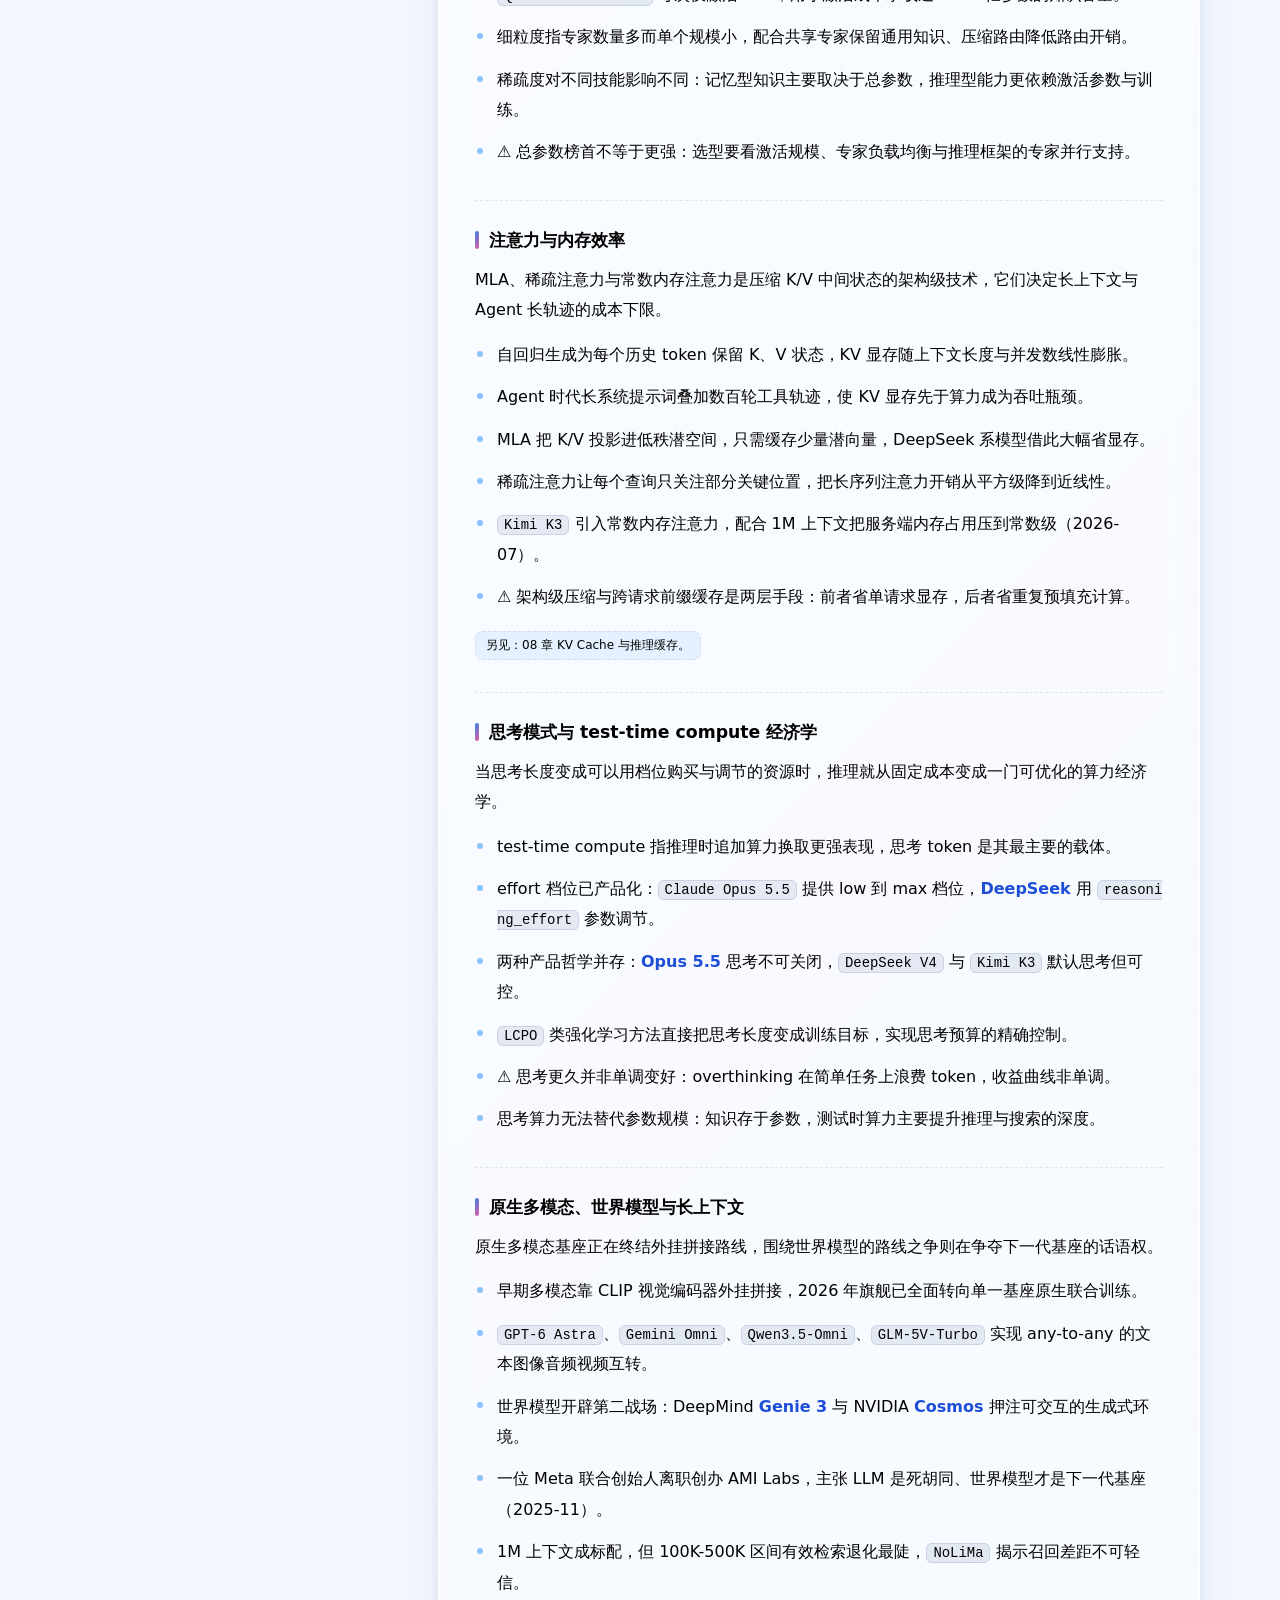
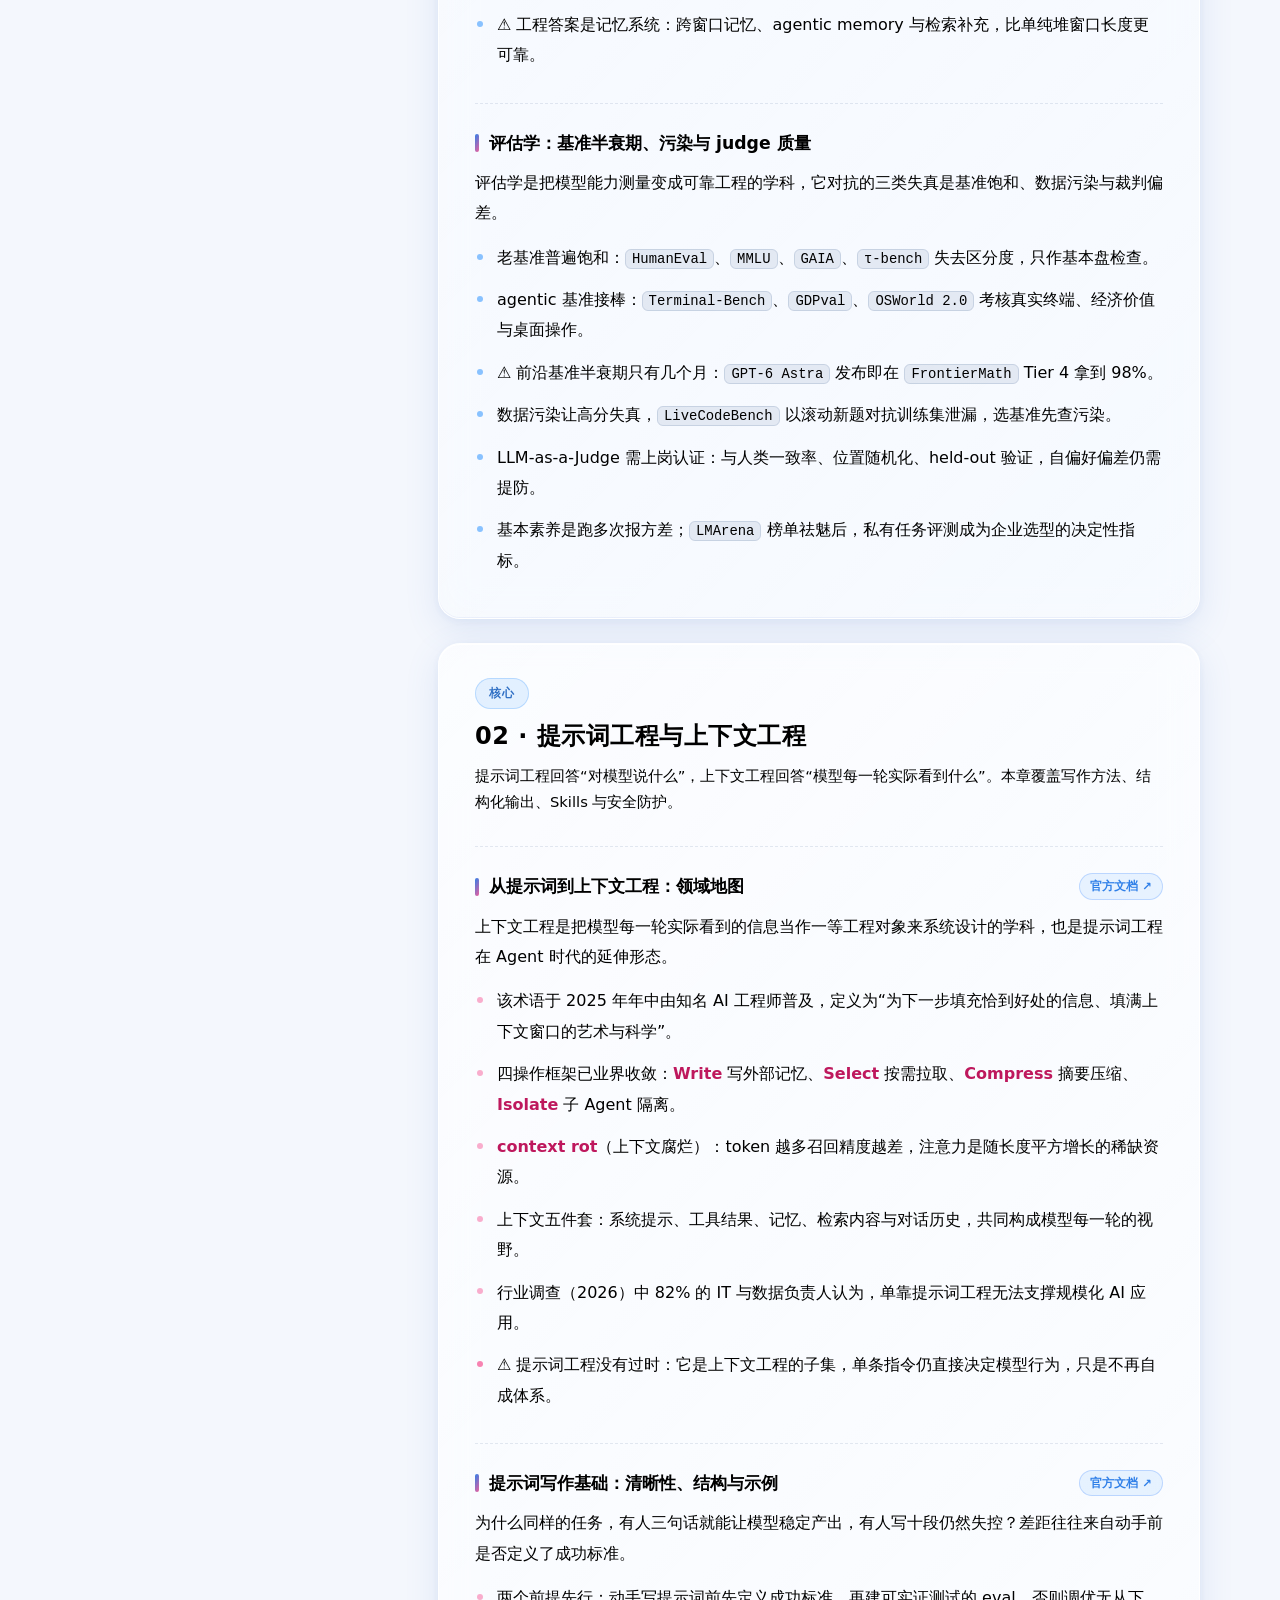
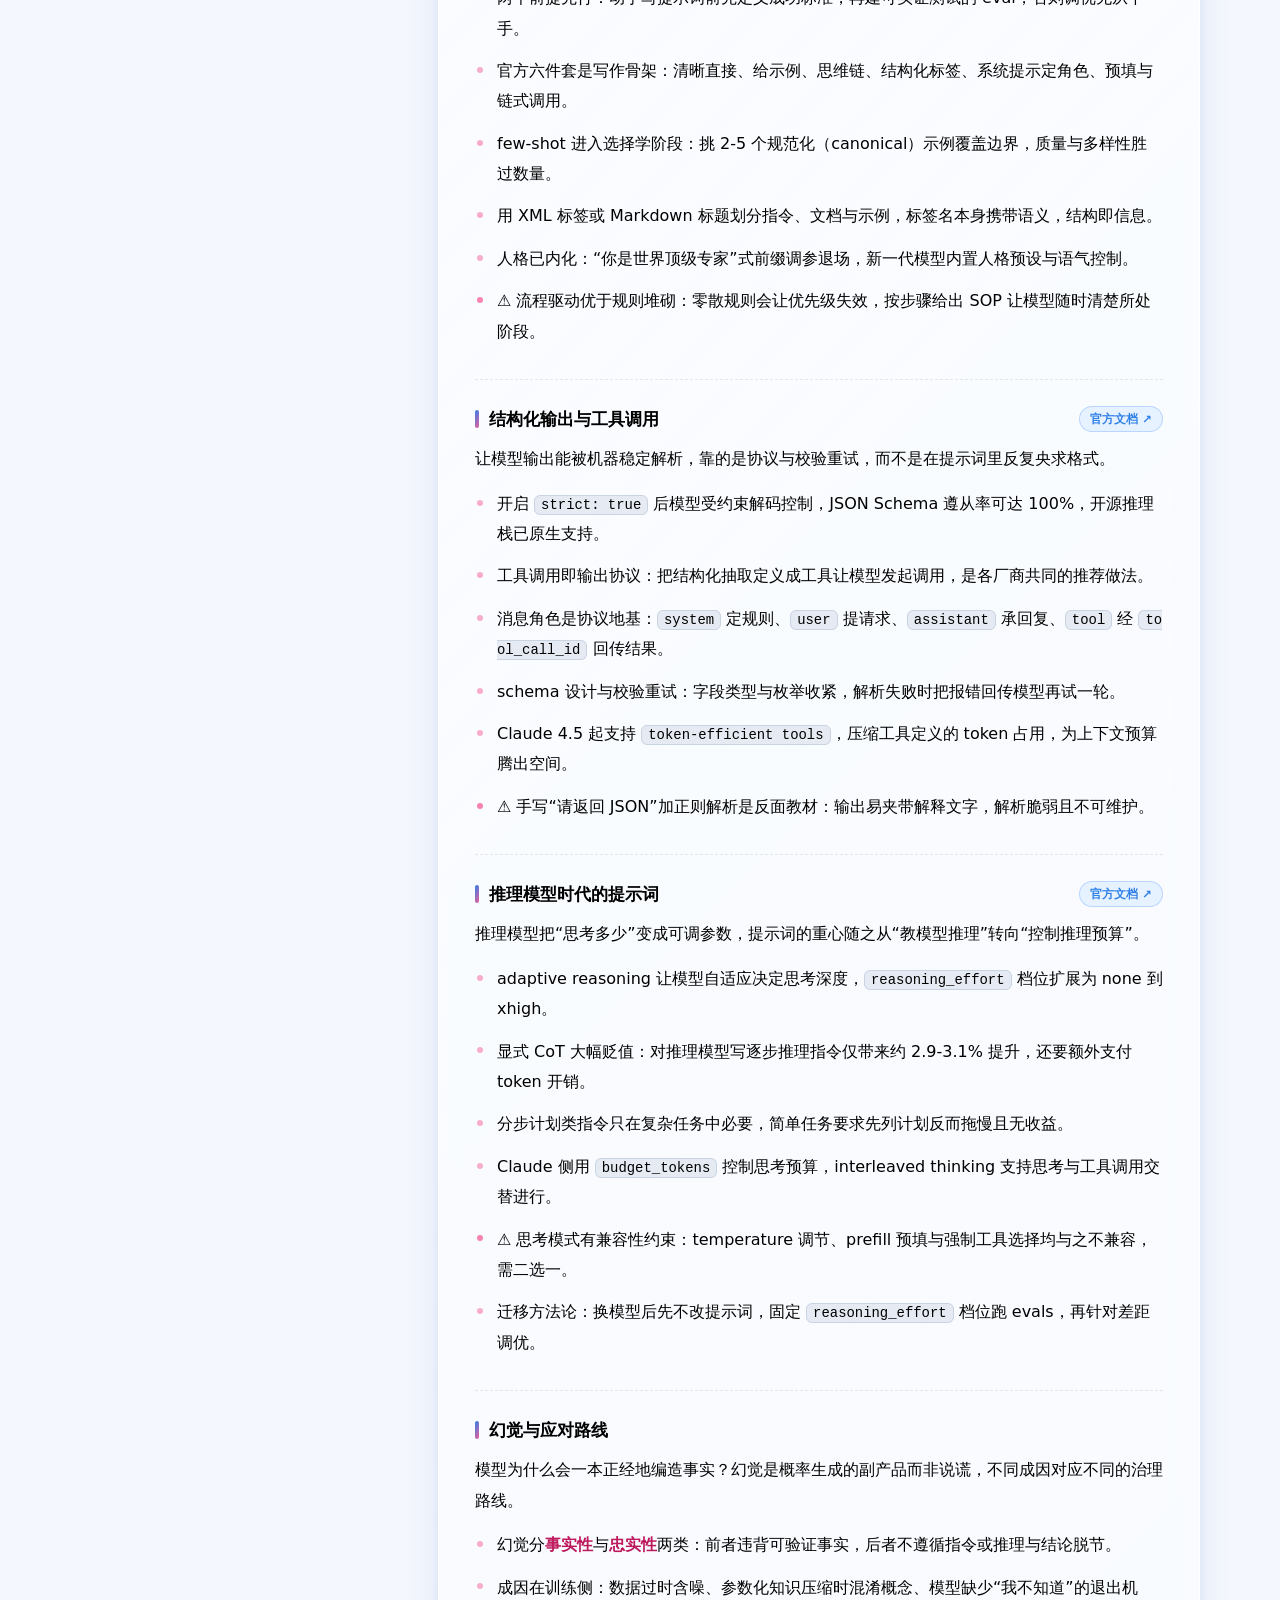
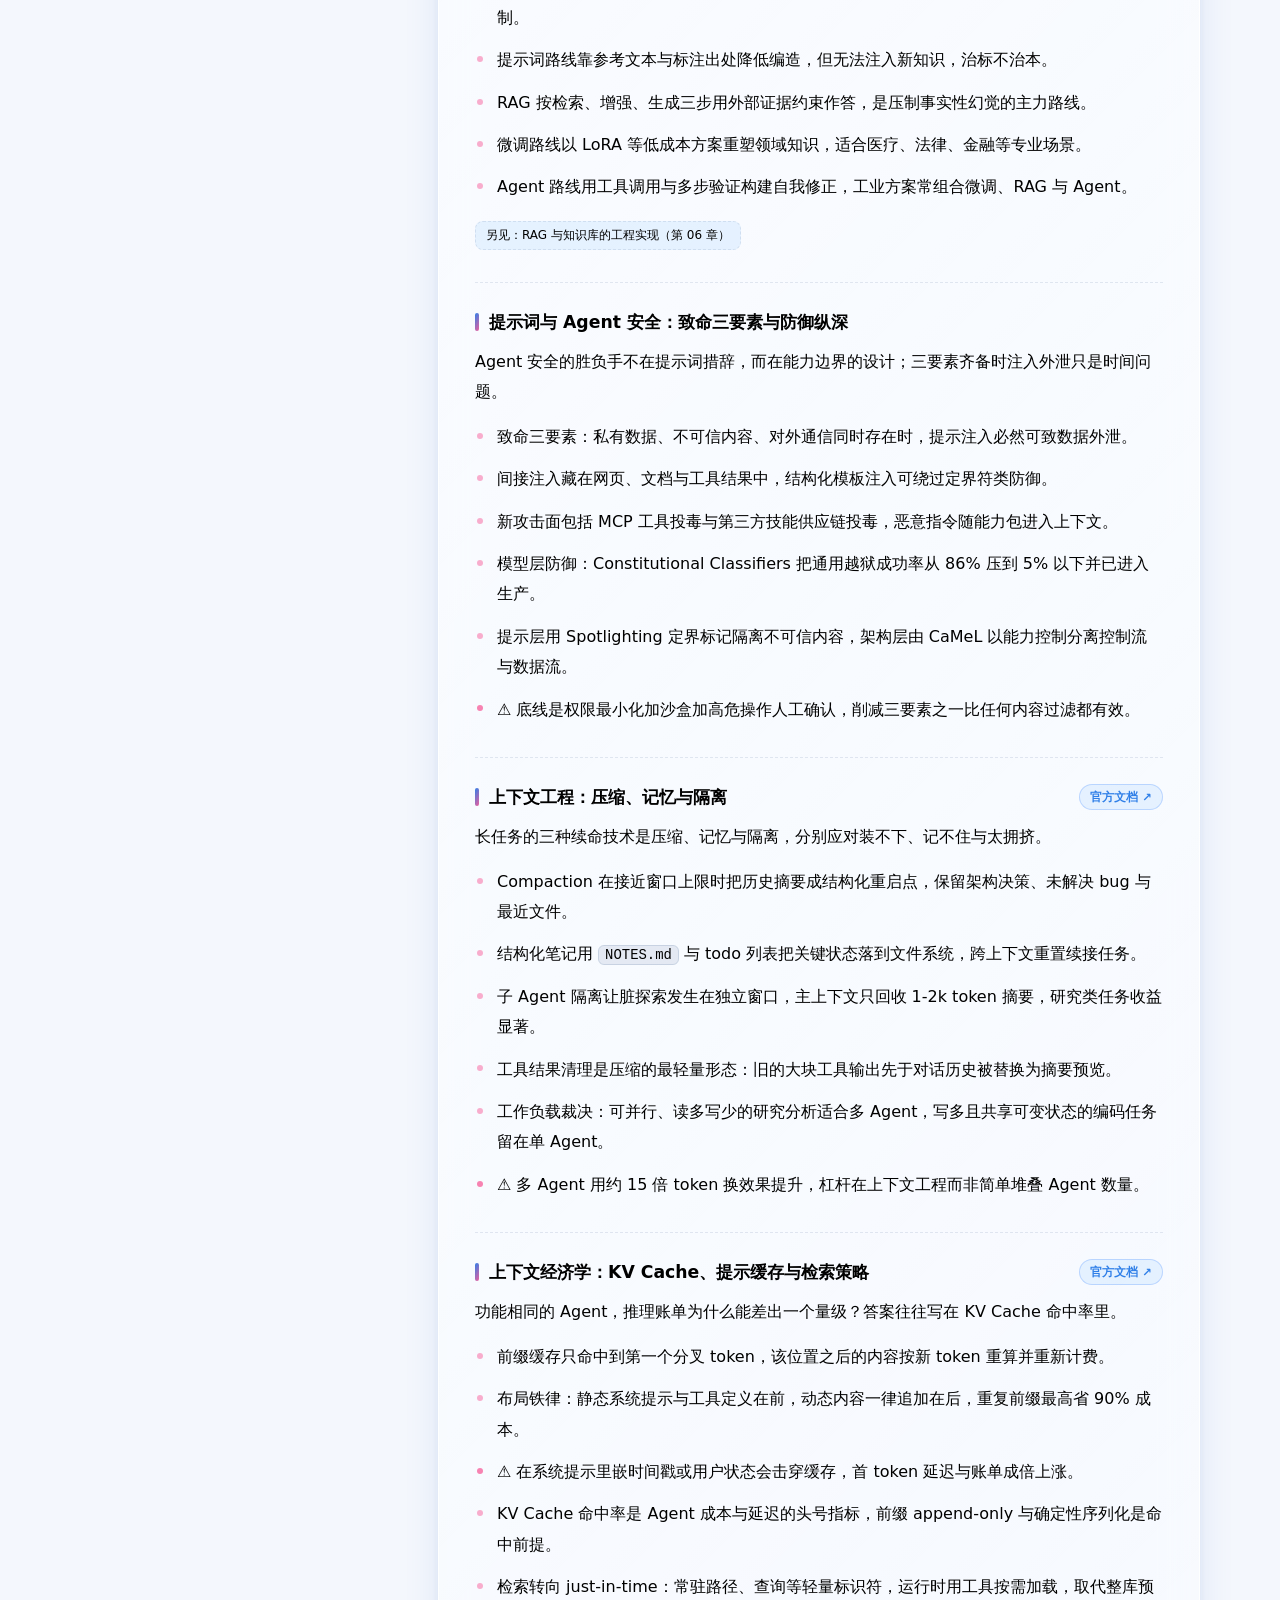
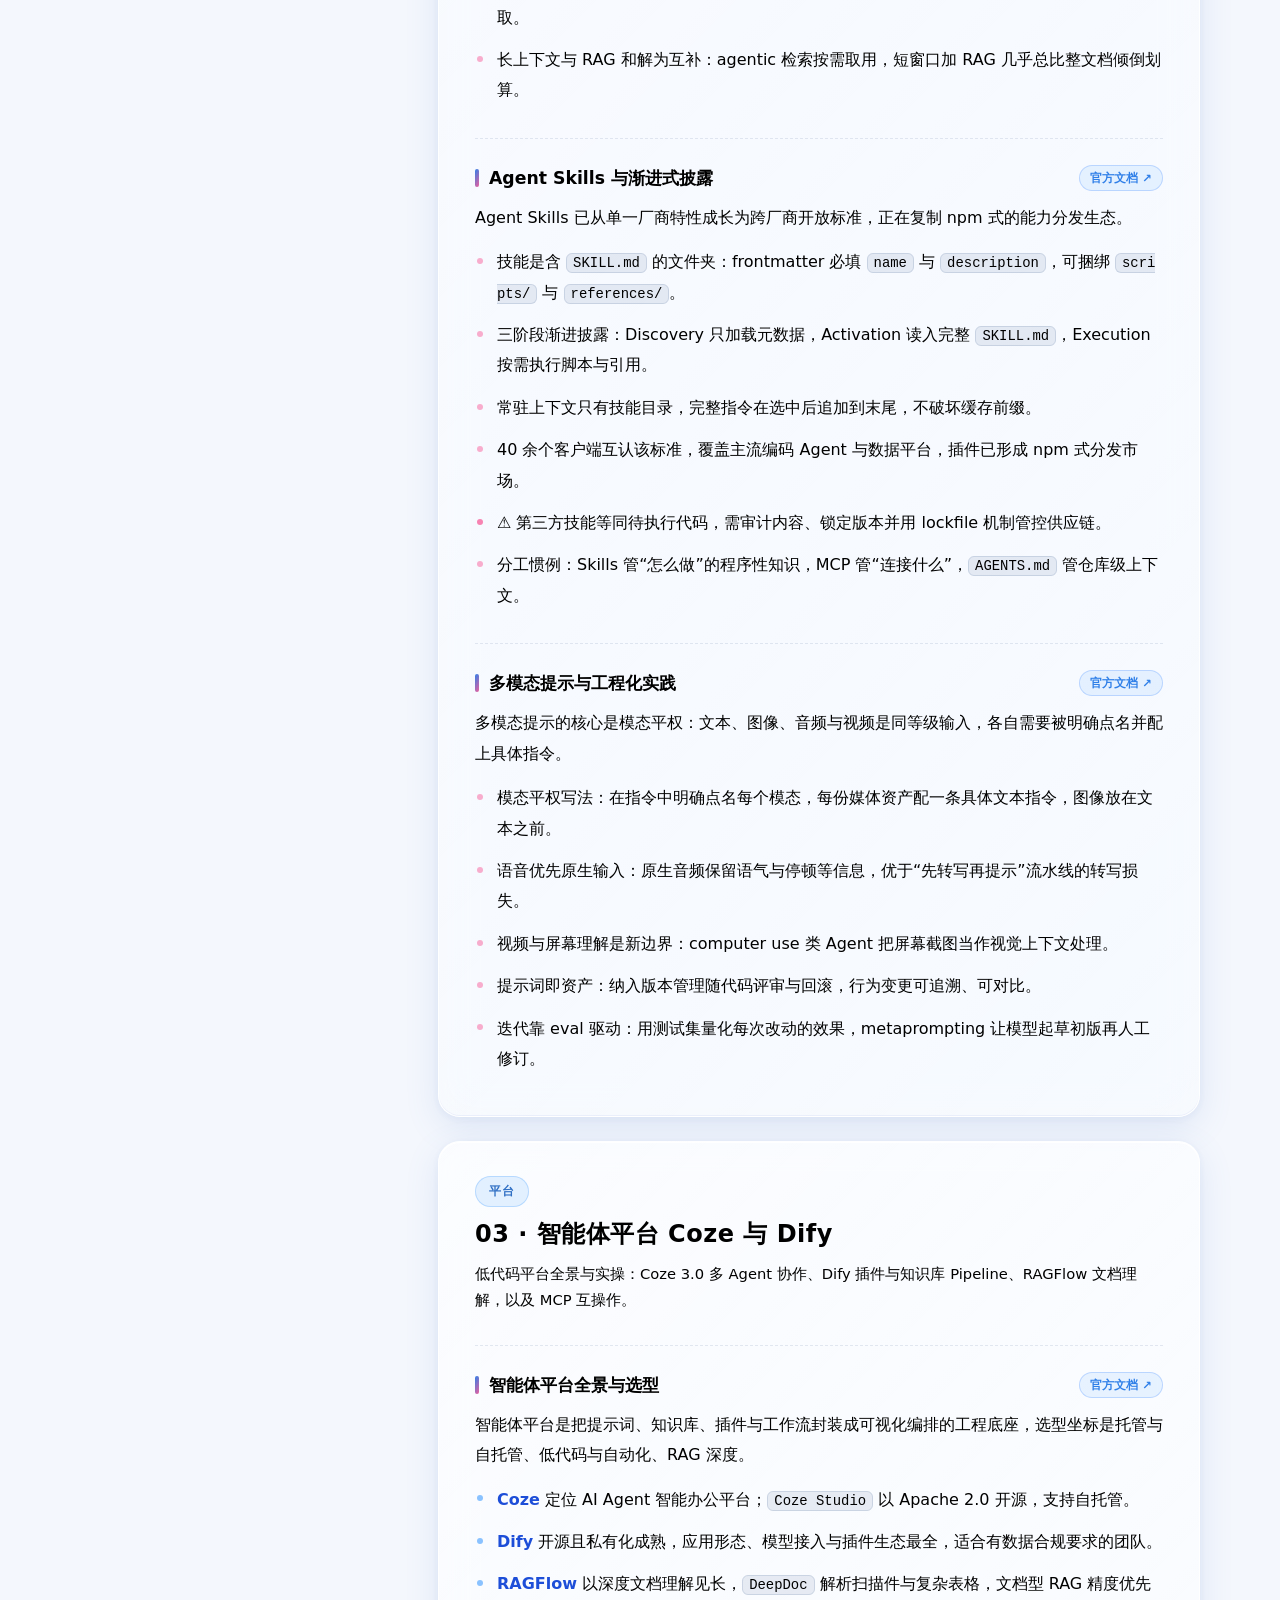
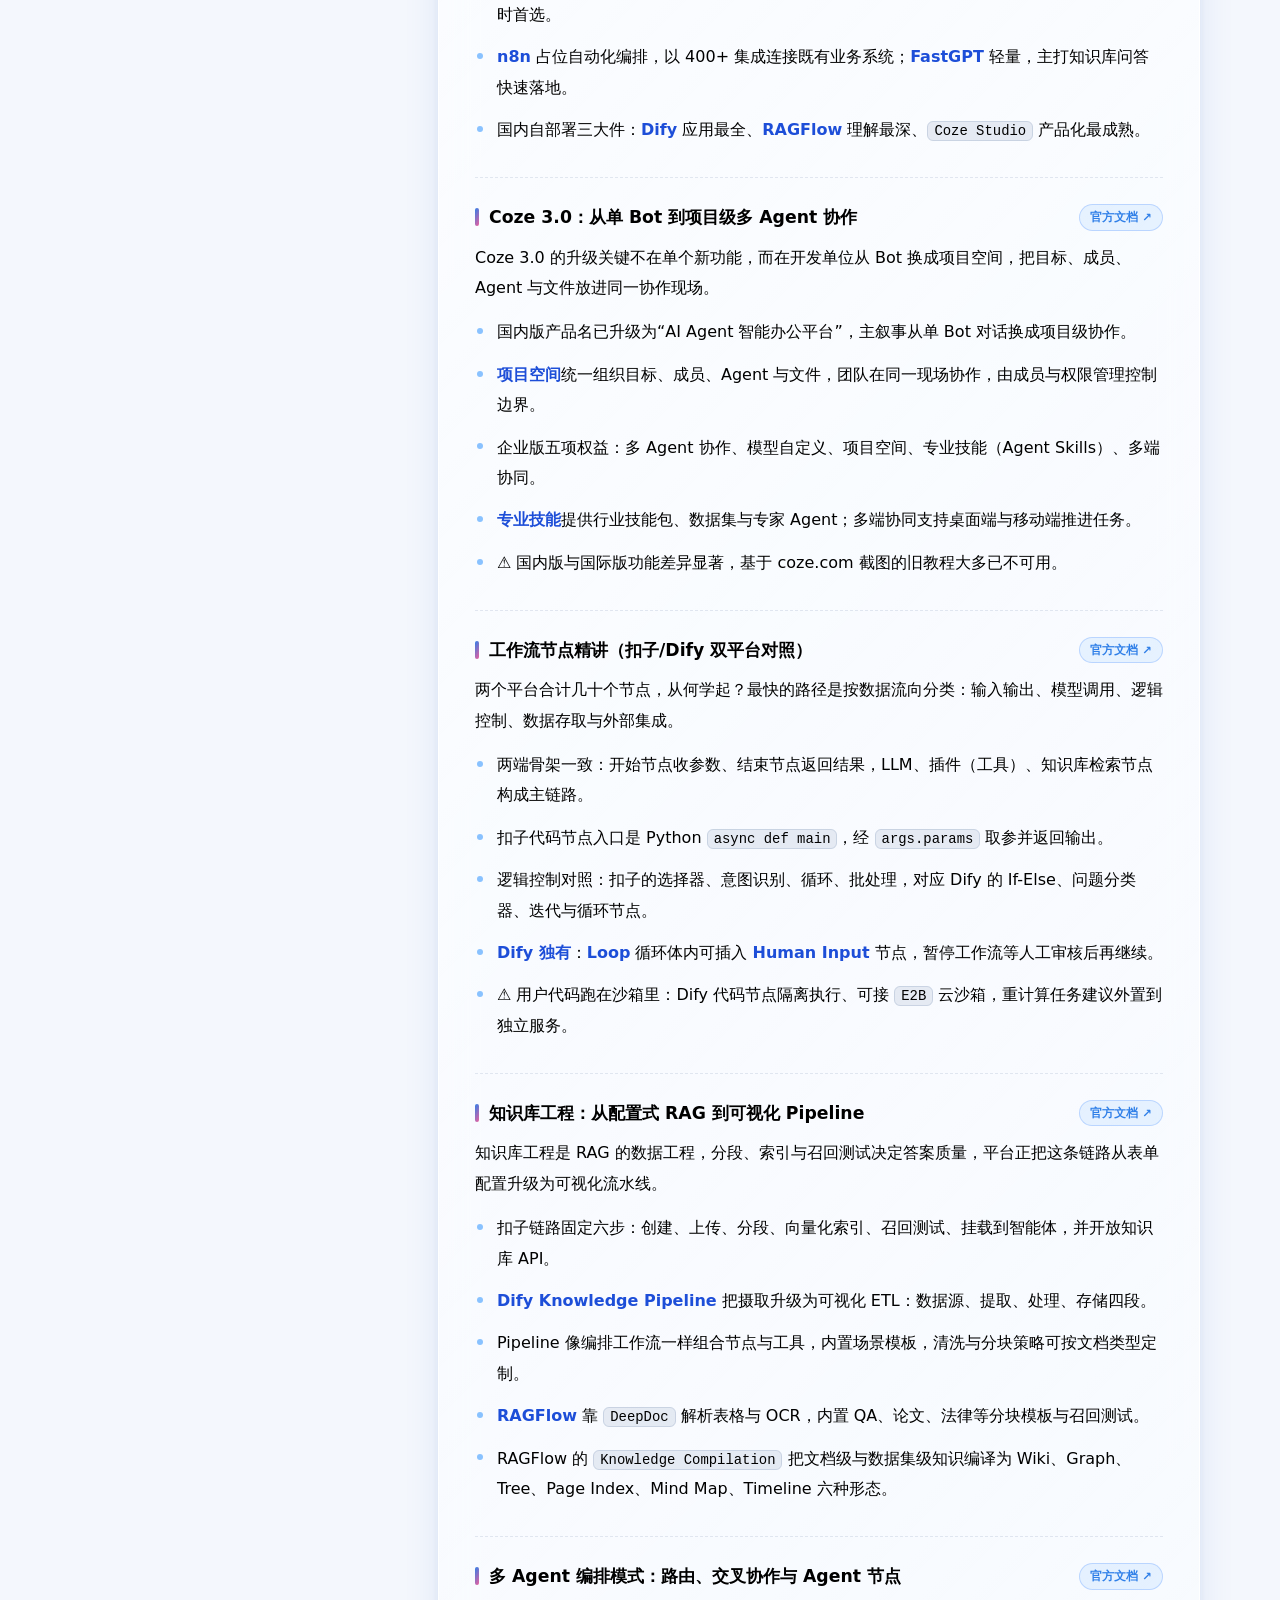
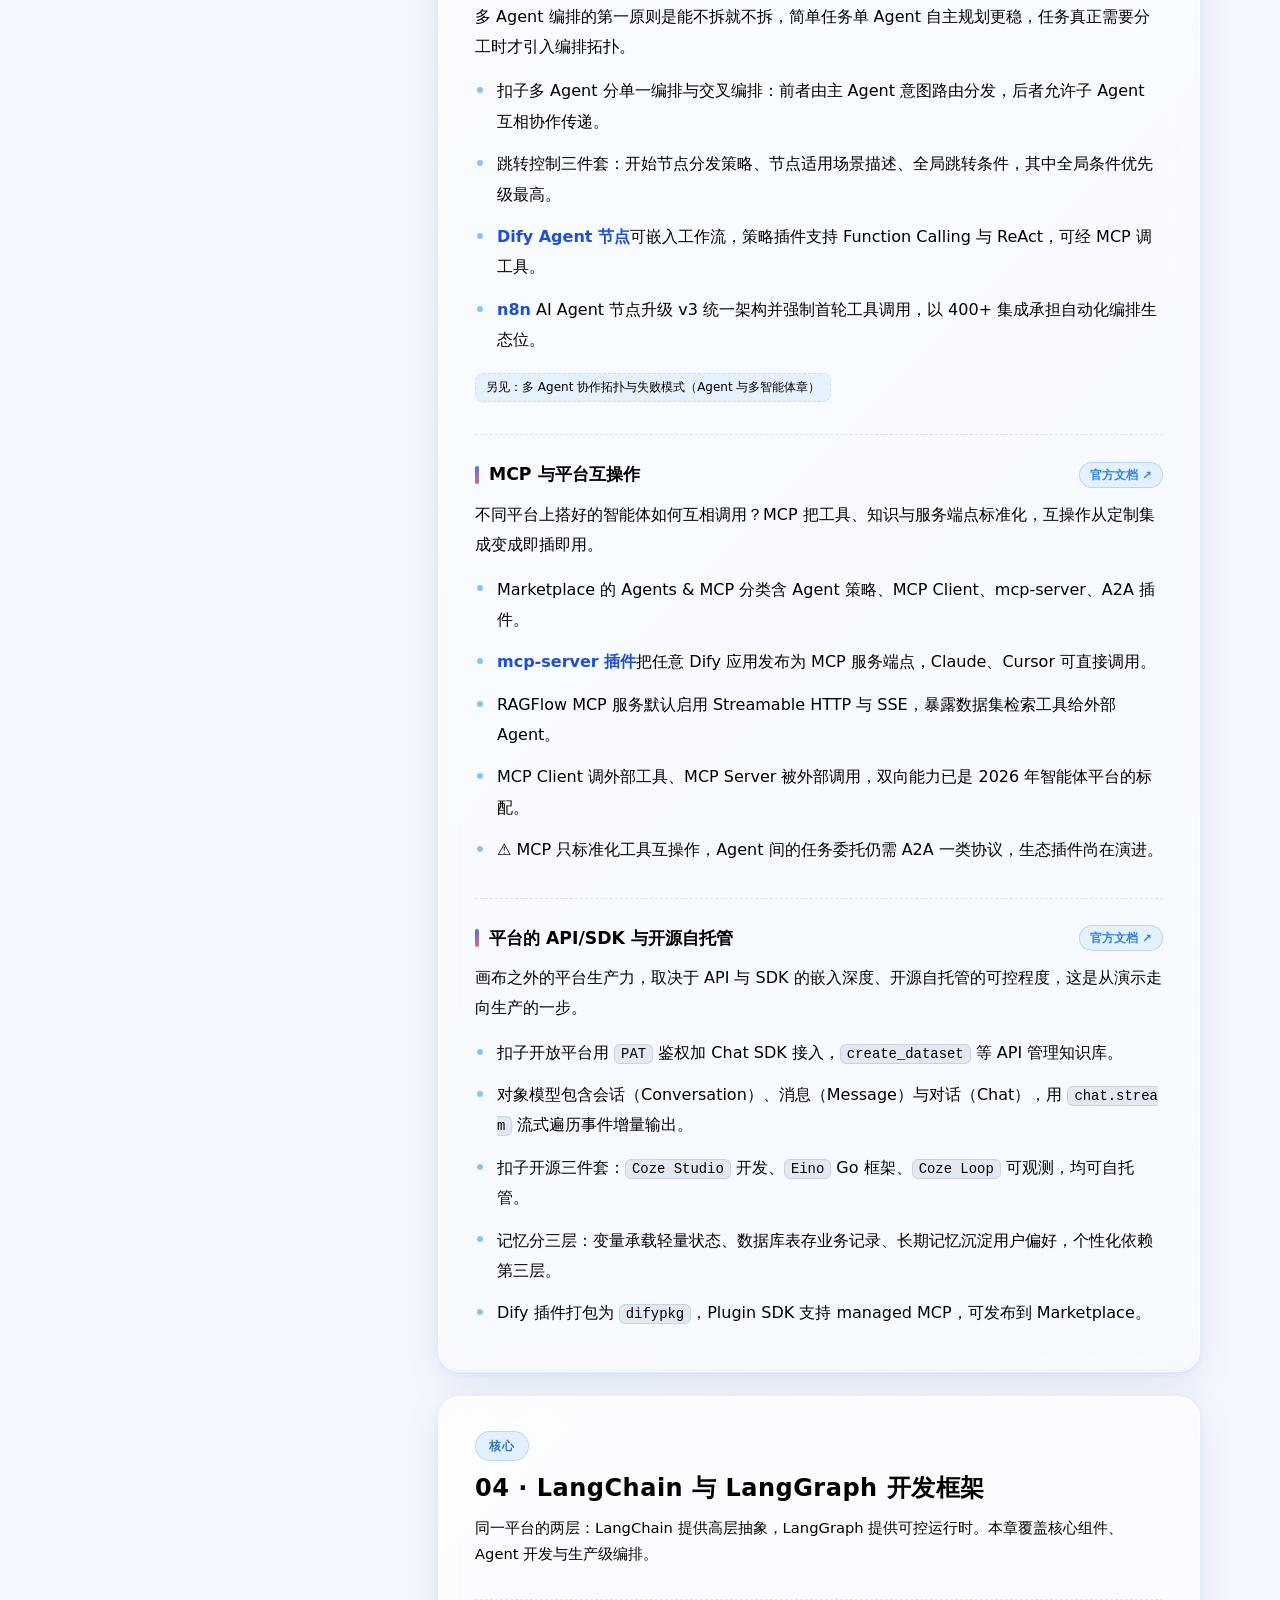
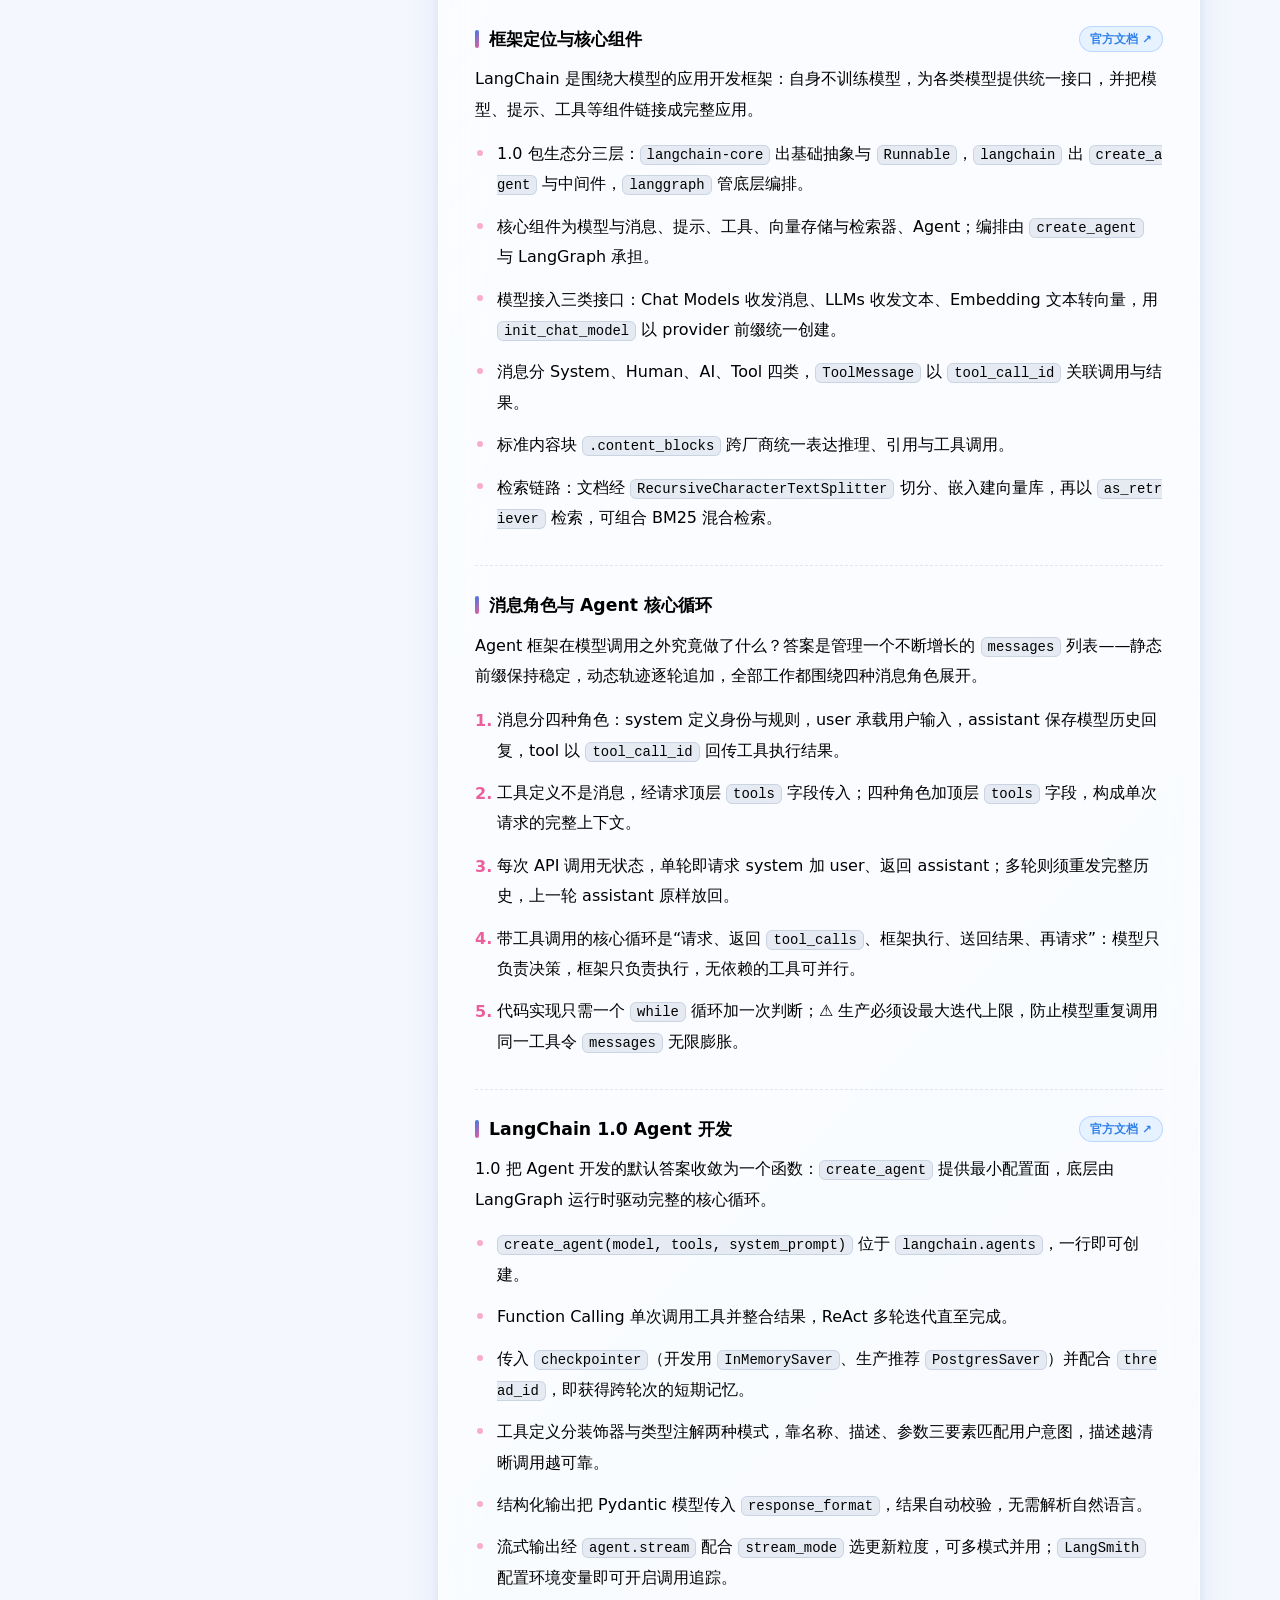
<file: notes.html>
<!DOCTYPE html>
<html lang="zh-CN" data-theme="light">
<head>
  <meta charset="UTF-8" />
  <meta name="viewport" content="width=device-width, initial-scale=1.0" />
  <title>笔记 · 周晨博 · AI 应用开发工程师 | Agent / RAG</title>
  <meta name="description" content="以大模型开发为核心的知识笔记：大模型原理与 2026 格局、提示词与上下文工程、智能体平台、LangChain/LangGraph、RAG、Agent 与多智能体、微调、部署、多模态等 9 大知识域。" />
  <link rel="icon" type="image/svg+xml" href="assets/favicon.svg" />
  <link rel="stylesheet" href="css/style.css?v=20260927d" />
  <link rel="stylesheet" href="css/notes.css?v=20260927f" />
</head>
<body class="page-notes">

  <!-- 漂浮渐变光斑背景 -->
  <div class="bg-scene" aria-hidden="true">
    <div class="blob blob-blue"></div>
    <div class="blob blob-pink"></div>
    <div class="blob blob-violet"></div>
  </div>

  <!-- 导航 -->
  <header class="nav" id="siteNav">
    <div class="nav-inner container">
      <a class="nav-logo" href="index.html"><span data-i18n="nav.logo">周晨博</span><span class="logo-dot">.</span></a>

      <div class="nav-controls">
        <button class="ctrl-btn" id="langBtn" type="button" aria-label="切换语言" title="Switch language">EN</button>
        <button class="ctrl-btn" id="themeBtn" type="button" aria-label="切换主题">
          <svg class="icon-moon" width="17" height="17" viewBox="0 0 24 24" fill="none" stroke="currentColor" stroke-width="2" stroke-linecap="round" stroke-linejoin="round"><path d="M21 12.79A9 9 0 1 1 11.21 3 7 7 0 0 0 21 12.79z"/></svg>
          <svg class="icon-sun" width="17" height="17" viewBox="0 0 24 24" fill="none" stroke="currentColor" stroke-width="2" stroke-linecap="round" stroke-linejoin="round"><circle cx="12" cy="12" r="4"/><path d="M12 2v2m0 16v2M4.93 4.93l1.41 1.41m11.32 11.32 1.41 1.41M2 12h2m16 0h2M4.93 19.07l1.41-1.41M17.66 6.34l1.41-1.41"/></svg>
        </button>
        <button class="ctrl-btn nav-burger" id="navToggle" type="button" aria-label="菜单" aria-expanded="false">
          <svg width="18" height="18" viewBox="0 0 24 24" fill="none" stroke="currentColor" stroke-width="2" stroke-linecap="round"><path d="M4 7h16M4 12h16M4 17h16"/></svg>
        </button>
      </div>
    </div>

    <!-- 下拉菜单独立于 .nav-inner 之外：带 backdrop-filter 的祖先会阻断子元素
         采样页面背景，移出后移动端下拉的毛玻璃才能与导航栏一致地模糊 -->
    <nav class="nav-links" id="navLinks" aria-label="主导航">
      <a href="index.html#about" data-i18n="nav.about">关于</a>
      <a href="index.html#skills" data-i18n="nav.skills">技能</a>
      <a href="index.html#experience" data-i18n="nav.exp">经历</a>
      <a href="index.html#projects" data-i18n="nav.projects">项目</a>
      <a href="index.html#opensource" data-i18n="nav.os">开源</a>
      <a href="notes.html" class="active" data-i18n="nav.notes">笔记</a>
      <a href="index.html#contact" data-i18n="nav.contact">联系</a>
    </nav>
  </header>

  <main class="notes-page">
    <div class="container notes-head">
      <span class="eyebrow">NOTES</span>
      <h1 data-i18n="notes.title">笔记</h1>
    </div>

    <div class="container notes-layout">
      <!-- 左侧目录 -->
      <aside class="glass notes-sidebar" id="sidebar" aria-label="笔记目录">
        <div class="toc-search">
          <svg width="15" height="15" viewBox="0 0 24 24" fill="none" stroke="currentColor" stroke-width="2" stroke-linecap="round" stroke-linejoin="round" aria-hidden="true"><circle cx="11" cy="11" r="7"/><path d="m21 21-4.3-4.3"/></svg>
          <input type="search" id="tocSearch" data-i18n-placeholder="notes.search" placeholder="搜索小节…" autocomplete="off" />
          <kbd class="toc-kbd" aria-hidden="true">/</kbd>
        </div>
        <nav class="toc-nav" id="tocNav"><!-- JS 渲染 --></nav>
      </aside>

      <!-- 右侧内容 -->
      <article class="notes-content" id="notesContent"><!-- JS 渲染 --></article>
    </div>

    <p class="toc-empty" id="tocEmpty" hidden data-i18n="notes.noresult">没有匹配的小节</p>
  </main>

  <!-- 移动端目录按钮 -->
  <button class="toc-fab" id="tocFab" type="button" aria-label="打开目录">
    <svg width="20" height="20" viewBox="0 0 24 24" fill="none" stroke="currentColor" stroke-width="2" stroke-linecap="round" aria-hidden="true"><path d="M4 6h16M4 12h10M4 18h14"/></svg>
    <span data-i18n="notes.toc">目录</span>
  </button>
  <div class="toc-mask" id="tocMask" hidden></div>

  <footer class="footer">
    <p><span data-i18n="footer.built">© 2026 周晨博 · 原生 HTML / CSS / JS 构建</span></p>
  </footer>

  <script src="js/i18n.js?v=20260927c"></script>
  <script src="js/notes-data.js?v=20260927e"></script>
  <script src="js/notes.js?v=20260927c"></script>
</body>
</html>
</file>
<file: css/style.css>
/* ============================================================
   周晨博 · 个人主页
   浅色玻璃拟态 × 浅蓝浅粉渐变 × 明暗双主题
   ============================================================ */

/* ---------- 设计变量 ---------- */
:root {
  --bg: #f4f7fd;
  --bg-soft: #eaf1fb;
  --text: #1e293b;
  --text-soft: #5b6b83;
  --text-faint: #8494ab;

  --accent-blue: #4da3ff;
  --accent-blue-deep: #2f7fe8;
  --accent-pink: #f783b2;
  --accent-pink-deep: #ec5f9d;
  --accent-violet: #a78bfa;

  --grad: linear-gradient(120deg, var(--accent-blue-deep), var(--accent-pink-deep));
  --grad-soft: linear-gradient(120deg, rgba(77,163,255,.16), rgba(247,131,178,.16));

  --card: linear-gradient(135deg, rgba(255, 255, 255, .68), rgba(255, 255, 255, .34));
  --card-strong: rgba(255, 255, 255, .82);
  --card-border: rgba(255, 255, 255, .85);
  --card-shadow: 0 10px 34px rgba(84, 130, 200, .14), 0 2px 8px rgba(84, 130, 200, .07), inset 0 1px 0 rgba(255, 255, 255, .95), inset 0 -1px 0 rgba(120, 150, 220, .1);
  --card-shadow-hover: 0 22px 48px rgba(84, 130, 200, .22), 0 4px 12px rgba(84, 130, 200, .09), inset 0 1px 0 rgba(255, 255, 255, .95);

  --chip-bg: rgba(77, 163, 255, .11);
  --chip-text: #2f6fc4;
  --chip-pink-bg: rgba(247, 131, 178, .13);
  --chip-pink-text: #d0508a;

  --nav-bg: rgba(250, 252, 255, .58);
  --line: rgba(93, 120, 160, .16);
  --blob-opacity: .72;
  --grid-line: rgba(93, 120, 160, .08);

  --radius: 22px;
  --radius-sm: 14px;
}

[data-theme="dark"] {
  --bg: #0b1220;
  --bg-soft: #0e1729;
  --text: #e5ecf7;
  --text-soft: #9db0c9;
  --text-faint: #6d809c;

  --accent-blue: #5cb0ff;
  --accent-blue-deep: #6db6ff;
  --accent-pink: #f99bc3;
  --accent-pink-deep: #f78bbd;
  --accent-violet: #b9a3fc;

  --grad: linear-gradient(120deg, #6db6ff, #f78bbd);
  --grad-soft: linear-gradient(120deg, rgba(109, 182, 255, .12), rgba(247, 139, 189, .12));

  --card: linear-gradient(135deg, rgba(255, 255, 255, .09), rgba(255, 255, 255, .04));
  --card-strong: rgba(255, 255, 255, .09);
  --card-border: rgba(255, 255, 255, .1);
  --card-shadow: 0 10px 34px rgba(2, 8, 20, .5), 0 2px 8px rgba(2, 8, 20, .3), inset 0 1px 0 rgba(255, 255, 255, .12);
  --card-shadow-hover: 0 22px 52px rgba(2, 8, 20, .65), 0 4px 12px rgba(2, 8, 20, .4), inset 0 1px 0 rgba(255, 255, 255, .12);

  --chip-bg: rgba(109, 182, 255, .13);
  --chip-text: #9fd0ff;
  --chip-pink-bg: rgba(247, 139, 189, .14);
  --chip-pink-text: #f9b8d4;

  --nav-bg: rgba(11, 18, 32, .72);
  --line: rgba(160, 190, 230, .13);
  --blob-opacity: .3;
  --grid-line: rgba(160, 190, 230, .05);
}

/* ---------- 基础 ---------- */
*, *::before, *::after { box-sizing: border-box; margin: 0; padding: 0; }

html {
  scroll-behavior: smooth;
  scroll-padding-top: 92px;
}

body {
  font-family: "PingFang SC", "HarmonyOS Sans SC", "Microsoft YaHei", "Segoe UI", system-ui, -apple-system, sans-serif;
  background: var(--bg);
  color: var(--text);
  line-height: 1.75;
  overflow-x: hidden;
  transition: background .45s ease, color .45s ease;
}

.container { width: min(1120px, 92%); margin: 0 auto; }

a { color: inherit; text-decoration: none; }
ul, ol { list-style: none; }
button { font-family: inherit; }

::selection { background: rgba(247, 131, 178, .3); }

/* ---------- 背景光斑 ---------- */
.bg-scene { position: fixed; inset: 0; z-index: -1; overflow: hidden; pointer-events: none; }

.blob {
  position: absolute;
  border-radius: 50%;
  filter: blur(90px);
  opacity: var(--blob-opacity);
  transition: opacity .5s ease;
}
.blob-blue {
  width: 520px; height: 520px;
  top: -140px; left: -120px;
  background: radial-gradient(circle, rgba(109, 182, 255, .85), transparent 65%);
  animation: drift-a 26s ease-in-out infinite alternate;
}
.blob-pink {
  width: 560px; height: 560px;
  top: 8%; right: -180px;
  background: radial-gradient(circle, rgba(249, 155, 195, .8), transparent 65%);
  animation: drift-b 30s ease-in-out infinite alternate;
}
.blob-violet {
  width: 460px; height: 460px;
  bottom: -160px; left: 32%;
  background: radial-gradient(circle, rgba(185, 163, 252, .65), transparent 65%);
  animation: drift-c 24s ease-in-out infinite alternate;
}
@keyframes drift-a { to { transform: translate(120px, 90px) scale(1.12); } }
@keyframes drift-b { to { transform: translate(-140px, 120px) scale(.92); } }
@keyframes drift-c { to { transform: translate(-80px, -110px) scale(1.1); } }

.bg-grid {
  position: absolute; inset: 0;
  background-image:
    linear-gradient(var(--grid-line) 1px, transparent 1px),
    linear-gradient(90deg, var(--grid-line) 1px, transparent 1px);
  background-size: 44px 44px;
  mask-image: radial-gradient(ellipse 90% 70% at 50% 0%, black 30%, transparent 100%);
  -webkit-mask-image: radial-gradient(ellipse 90% 70% at 50% 0%, black 30%, transparent 100%);
}

/* ---------- 玻璃卡片 ---------- */
.glass {
  position: relative;
  background: var(--card);
  -webkit-backdrop-filter: blur(20px) saturate(1.8);
  backdrop-filter: blur(20px) saturate(1.8);
  border: 1px solid var(--card-border);
  border-radius: var(--radius);
  box-shadow: var(--card-shadow);
  transition: transform .35s cubic-bezier(.22, .8, .35, 1), box-shadow .35s ease, background .45s ease, border-color .45s ease;
  overflow: hidden;
}
.glass::before {
  /* hover 光泽扫过 */
  content: "";
  position: absolute;
  top: 0; left: -80%;
  width: 55%; height: 100%;
  background: linear-gradient(105deg, transparent, rgba(255, 255, 255, .65), transparent);
  transform: skewX(-18deg);
  transition: left .7s ease;
  pointer-events: none;
  z-index: 1;
}
[data-theme="dark"] .glass::before {
  background: linear-gradient(105deg, transparent, rgba(255, 255, 255, .09), transparent);
}
.glass:hover::before { left: 130%; }
.glass:hover {
  transform: translateY(-6px);
  box-shadow: var(--card-shadow-hover);
  border-color: rgba(120, 170, 255, .45);
}

/* ---------- 导航 ---------- */
.nav {
  position: fixed;
  top: 14px; left: 0; right: 0;
  z-index: 100;
  transition: top .3s ease;
}
.nav-inner {
  display: flex;
  align-items: center;
  justify-content: space-between;
  gap: 16px;
  padding: 10px 18px;
  border-radius: 18px;
  background: transparent;
  border: 1px solid transparent;
  transition: background .35s ease, border-color .35s ease, box-shadow .35s ease;
  -webkit-backdrop-filter: blur(16px) saturate(1.4);
  backdrop-filter: blur(16px) saturate(1.4);
}
.nav.scrolled .nav-inner,
.nav.menu-open .nav-inner {
  background: var(--nav-bg);
  border-color: var(--card-border);
  box-shadow: 0 8px 30px rgba(84, 130, 200, .12);
}

.nav-logo {
  font-size: 1.18rem;
  font-weight: 800;
  letter-spacing: .5px;
  display: flex; align-items: baseline;
}
.logo-dot { color: var(--accent-pink-deep); font-size: 1.5rem; line-height: 0; }

/* 桌面端链接组绝对定位居中：已移出 .nav-inner 的 flex 行，
   让移动端下拉不受导航栏 backdrop-filter 的背景根边界阻断 */
.nav-links {
  display: flex;
  gap: 4px;
  position: absolute;
  top: 50%;
  left: 50%;
  transform: translate(-50%, -50%);
}
.nav-links a {
  padding: 7px 14px;
  border-radius: 12px;
  font-size: .93rem;
  color: var(--text-soft);
  font-weight: 500;
  transition: color .25s ease, background .25s ease;
}
.nav-links a:hover { color: var(--text); background: var(--chip-bg); }
.nav-links a.active {
  color: var(--text);
  background: var(--grad-soft);
  font-weight: 600;
}

.nav-controls { display: flex; gap: 8px; align-items: center; }
.ctrl-btn {
  width: 36px; height: 36px;
  display: inline-flex; align-items: center; justify-content: center;
  border-radius: 11px;
  border: 1px solid var(--line);
  background: var(--card);
  color: var(--text-soft);
  cursor: pointer;
  font-size: .8rem; font-weight: 700;
  transition: all .25s ease;
  -webkit-backdrop-filter: blur(10px);
  backdrop-filter: blur(10px);
}
.ctrl-btn:hover {
  color: var(--text);
  border-color: rgba(120, 170, 255, .5);
  background: var(--grad-soft);
  transform: translateY(-1px);
}

/* 主题按钮图标切换 */
[data-theme="light"] .icon-sun { display: none; }
[data-theme="dark"] .icon-moon { display: none; }

.nav-burger { display: none; }

/* ---------- Hero ---------- */
.hero {
  position: relative;
  min-height: 100svh;
  display: flex;
  align-items: center;
  padding: 130px 0 90px;
}
.hero-inner { text-align: center; }

.hero-badge {
  display: inline-flex;
  align-items: center;
  gap: 9px;
  padding: 7px 18px;
  border-radius: 999px;
  background: var(--card);
  border: 1px solid var(--card-border);
  -webkit-backdrop-filter: blur(14px);
  backdrop-filter: blur(14px);
  font-size: .86rem;
  color: var(--text-soft);
  font-weight: 500;
  box-shadow: 0 4px 18px rgba(84, 130, 200, .1);
}
.pulse-dot {
  width: 8px; height: 8px;
  border-radius: 50%;
  background: #34d399;
  box-shadow: 0 0 0 0 rgba(52, 211, 153, .55);
  animation: pulse 2.2s ease-out infinite;
}
@keyframes pulse {
  0% { box-shadow: 0 0 0 0 rgba(52, 211, 153, .55); }
  70% { box-shadow: 0 0 0 9px rgba(52, 211, 153, 0); }
  100% { box-shadow: 0 0 0 0 rgba(52, 211, 153, 0); }
}

.hero-name {
  margin-top: 26px;
  font-size: clamp(2.9rem, 8vw, 4.6rem);
  font-weight: 900;
  letter-spacing: 2px;
  line-height: 1.15;
  background: linear-gradient(120deg, var(--accent-blue-deep) 10%, var(--accent-violet) 45%, var(--accent-pink-deep) 85%);
  background-size: 200% 100%;
  -webkit-background-clip: text;
  background-clip: text;
  color: transparent;
  animation: grad-flow 7s ease-in-out infinite alternate;
}
@keyframes grad-flow { to { background-position: 100% 0; } }

.hero-role {
  margin-top: 14px;
  font-size: clamp(1.08rem, 2.6vw, 1.42rem);
  font-weight: 600;
  color: var(--text);
  min-height: 1.8em;
  font-variant-numeric: tabular-nums;
}
.role-prefix { color: var(--accent-blue-deep); font-weight: 800; }
.cursor {
  display: inline-block;
  color: var(--accent-pink-deep);
  font-weight: 400;
  animation: blink 1s steps(1) infinite;
  margin-left: 2px;
}
@keyframes blink { 50% { opacity: 0; } }

.hero-tagline {
  margin: 20px auto 0;
  max-width: 620px;
  color: var(--text-soft);
  font-size: clamp(.96rem, 2vw, 1.06rem);
}

.hero-chips {
  margin-top: 26px;
  display: flex;
  flex-wrap: wrap;
  justify-content: center;
  gap: 9px;
}
.chip {
  padding: 5px 14px;
  border-radius: 999px;
  font-size: .8rem;
  font-weight: 600;
  color: var(--chip-text);
  background: var(--chip-bg);
  border: 1px solid var(--card-border);
  transition: transform .25s cubic-bezier(.34, 1.56, .64, 1), box-shadow .25s ease;
  cursor: default;
}
.chip:hover { transform: translateY(-3px) scale(1.06); box-shadow: 0 8px 18px rgba(84, 130, 200, .18); }

.hero-actions {
  margin-top: 34px;
  display: flex;
  flex-wrap: wrap;
  justify-content: center;
  gap: 13px;
}
.btn {
  display: inline-flex;
  align-items: center;
  gap: 9px;
  padding: 11px 24px;
  border-radius: 14px;
  font-size: .93rem;
  font-weight: 600;
  transition: transform .25s cubic-bezier(.34, 1.56, .64, 1), box-shadow .25s ease, background .3s ease, border-color .3s ease;
}
.btn:hover { transform: translateY(-3px); }
.btn:active { transform: translateY(-1px) scale(.98); }

.btn-primary {
  color: #fff;
  background: linear-gradient(120deg, var(--accent-blue-deep), var(--accent-pink-deep));
  box-shadow: 0 8px 22px rgba(120, 120, 235, .35);
}
.btn-primary:hover { box-shadow: 0 14px 30px rgba(236, 95, 157, .4); }

.btn-glass {
  color: var(--text);
  background: var(--card);
  border: 1px solid var(--card-border);
  -webkit-backdrop-filter: blur(14px);
  backdrop-filter: blur(14px);
  box-shadow: 0 4px 16px rgba(84, 130, 200, .1);
}
.btn-glass:hover { border-color: rgba(120, 170, 255, .5); box-shadow: 0 10px 26px rgba(84, 130, 200, .18); }

.scroll-hint {
  position: absolute;
  left: 50%;
  bottom: 26px;
  transform: translateX(-50%);
  opacity: .75;
  transition: opacity .3s ease;
}
.scroll-hint:hover { opacity: 1; }
.mouse {
  display: block;
  width: 24px; height: 38px;
  border: 2px solid var(--text-faint);
  border-radius: 14px;
  position: relative;
}
.wheel {
  position: absolute;
  top: 7px; left: 50%;
  width: 3px; height: 7px;
  margin-left: -1.5px;
  border-radius: 3px;
  background: var(--accent-pink-deep);
  animation: wheel 1.8s ease-in-out infinite;
}
@keyframes wheel {
  0% { transform: translateY(0); opacity: 1; }
  70% { transform: translateY(11px); opacity: 0; }
  100% { transform: translateY(0); opacity: 0; }
}

.hero-fade {
  position: absolute;
  bottom: 0; left: 0; right: 0;
  height: 110px;
  background: linear-gradient(transparent, var(--bg));
  pointer-events: none;
}

/* ---------- 数据条 ---------- */
.stats { margin-top: -34px; position: relative; z-index: 2; }
.stats-grid {
  display: grid;
  grid-template-columns: repeat(4, 1fr);
  gap: 18px;
}
.stat-card {
  padding: 24px 12px 20px;
  text-align: center;
}
.stat-num {
  display: block;
  font-size: clamp(1.9rem, 4vw, 2.5rem);
  font-weight: 800;
  line-height: 1.1;
  background: var(--grad);
  -webkit-background-clip: text;
  background-clip: text;
  color: transparent;
}
.stat-label {
  display: block;
  margin-top: 6px;
  font-size: .88rem;
  color: var(--text-soft);
  font-weight: 500;
}

/* ---------- 通用区块 ---------- */
.section { padding: 96px 0 10px; scroll-margin-top: 84px; }
.section-head { margin-bottom: 44px; }
.eyebrow {
  display: inline-block;
  font-size: .78rem;
  font-weight: 800;
  letter-spacing: 3px;
  text-transform: uppercase;
  color: var(--accent-pink-deep);
  margin-bottom: 8px;
}
.section-head h2 {
  font-size: clamp(1.7rem, 4vw, 2.3rem);
  font-weight: 800;
  letter-spacing: 1px;
}

/* ---------- 关于 ---------- */
.about-grid {
  display: grid;
  grid-template-columns: 1.15fr .85fr;
  gap: 26px;
  align-items: start;
}
.about-text p { margin-bottom: 16px; color: var(--text-soft); }
.about-text p:last-child { margin-bottom: 0; }

.about-card { padding: 28px 26px; }
.about-card h3 {
  font-size: 1.12rem;
  font-weight: 700;
  margin-bottom: 18px;
}
.strength-list li {
  display: flex;
  gap: 14px;
  padding: 13px 0;
  border-top: 1px dashed var(--line);
}
.strength-list li:first-child { border-top: 0; padding-top: 0; }
.s-icon {
  flex-shrink: 0;
  width: 38px; height: 38px;
  display: inline-flex; align-items: center; justify-content: center;
  border-radius: 12px;
  color: var(--accent-blue-deep);
  background: var(--chip-bg);
}
.strength-list li:nth-child(2) .s-icon { color: var(--accent-pink-deep); background: var(--chip-pink-bg); }
.strength-list li:nth-child(3) .s-icon { color: var(--accent-violet); background: rgba(167, 139, 250, .13); }
.strength-list strong { display: block; font-size: .96rem; }
.strength-list p { font-size: .85rem; color: var(--text-soft); margin-top: 3px; line-height: 1.6; }

/* ---------- 技能 ---------- */
.skills-grid {
  display: grid;
  grid-template-columns: repeat(3, 1fr);
  gap: 20px;
}
.skill-card { padding: 26px 24px; }
.skill-card:nth-child(4) { grid-column: span 1; }
.sk-icon {
  display: inline-flex;
  width: 46px; height: 46px;
  align-items: center; justify-content: center;
  border-radius: 14px;
  color: #fff;
  background: linear-gradient(135deg, var(--accent-blue), var(--accent-violet));
  box-shadow: 0 8px 18px rgba(109, 140, 255, .3);
  margin-bottom: 15px;
}
.skill-card:nth-child(2) .sk-icon { background: linear-gradient(135deg, var(--accent-pink), var(--accent-violet)); box-shadow: 0 8px 18px rgba(247, 131, 178, .3); }
.skill-card:nth-child(3) .sk-icon { background: linear-gradient(135deg, var(--accent-violet), var(--accent-blue)); box-shadow: 0 8px 18px rgba(167, 139, 250, .3); }
.skill-card:nth-child(4) .sk-icon { background: linear-gradient(135deg, var(--accent-blue-deep), var(--accent-pink)); }
.skill-card:nth-child(5) .sk-icon { background: linear-gradient(135deg, var(--accent-pink-deep), var(--accent-violet)); }
.skill-card h3 { font-size: 1.05rem; font-weight: 700; margin-bottom: 6px; }
.skill-card > p { font-size: .86rem; color: var(--text-soft); margin-bottom: 15px; min-height: 2.6em; }

.tags { display: flex; flex-wrap: wrap; gap: 7px; }
.tags span {
  padding: 3px 11px;
  border-radius: 8px;
  font-size: .76rem;
  font-weight: 600;
  color: var(--chip-text);
  background: var(--chip-bg);
  transition: transform .22s cubic-bezier(.34, 1.56, .64, 1);
}
.skill-card .tags span:hover { transform: translateY(-2px) scale(1.08); }
.proj-card .tags span { color: var(--chip-pink-text); background: var(--chip-pink-bg); }

/* ---------- 经历时间线 ---------- */
.timeline {
  position: relative;
  max-width: 780px;
  padding-left: 34px;
}
.timeline::before {
  content: "";
  position: absolute;
  left: 9px; top: 8px; bottom: 8px;
  width: 2px;
  background: linear-gradient(var(--accent-blue), var(--accent-pink), var(--accent-violet));
  border-radius: 2px;
  opacity: .5;
}
.tl-item { position: relative; padding-bottom: 26px; }
.tl-item:last-child { padding-bottom: 0; }
.tl-item::before {
  content: "";
  position: absolute;
  left: -31px; top: 30px;
  width: 12px; height: 12px;
  border-radius: 50%;
  background: var(--grad);
  box-shadow: 0 0 0 4px var(--bg), 0 0 0 6px rgba(120, 170, 255, .35);
}
.tl-card { padding: 24px 26px; }
.tl-time {
  display: inline-block;
  font-size: .76rem;
  font-weight: 700;
  letter-spacing: .5px;
  color: var(--chip-text);
  background: var(--chip-bg);
  padding: 3px 12px;
  border-radius: 999px;
  margin-bottom: 10px;
}
.tl-card h3 { font-size: 1.08rem; font-weight: 700; }
.tl-role {
  font-size: .88rem;
  color: var(--accent-pink-deep);
  font-weight: 600;
  margin: 2px 0 10px;
}
.tl-card ul li {
  font-size: .88rem;
  color: var(--text-soft);
  padding-left: 18px;
  position: relative;
  margin-bottom: 6px;
}
.tl-card ul li::before {
  content: "";
  position: absolute;
  left: 2px; top: .72em;
  width: 6px; height: 6px;
  border-radius: 50%;
  background: var(--accent-blue);
  opacity: .65;
}

/* ---------- 项目 ---------- */
.proj-grid {
  display: grid;
  grid-template-columns: repeat(2, 1fr);
  gap: 22px;
}
.proj-card { padding: 28px 26px; display: flex; flex-direction: column; }
.proj-card.proj-small { grid-column: 1 / -1; }
.proj-head { margin-bottom: 13px; }
.badge {
  display: inline-block;
  font-size: .74rem;
  font-weight: 800;
  letter-spacing: 1px;
  padding: 4px 13px;
  border-radius: 999px;
}
.badge-blue { color: #2f6fc4; background: rgba(77, 163, 255, .14); border: 1px solid rgba(77, 163, 255, .3); }
.badge-pink { color: #d0508a; background: rgba(247, 131, 178, .14); border: 1px solid rgba(247, 131, 178, .32); }
.badge-violet { color: #7c5ce0; background: rgba(167, 139, 250, .15); border: 1px solid rgba(167, 139, 250, .34); }
[data-theme="dark"] .badge-blue { color: #9fd0ff; }
[data-theme="dark"] .badge-pink { color: #f9b8d4; }
[data-theme="dark"] .badge-violet { color: #c9b8fd; }

.proj-card h3 { font-size: 1.22rem; font-weight: 800; margin-bottom: 9px; }
.proj-desc { font-size: .9rem; color: var(--text-soft); margin-bottom: 15px; }
.proj-hl { margin-bottom: 17px; }
.proj-hl li {
  font-size: .86rem;
  color: var(--text-soft);
  position: relative;
  padding-left: 20px;
  margin-bottom: 7px;
}
.proj-hl li::before {
  content: "◆";
  position: absolute;
  left: 0; top: 0;
  font-size: .6rem;
  color: var(--accent-pink-deep);
  line-height: 2.4;
}
.proj-card .tags { margin-top: auto; }

/* ---------- 开源 ---------- */
.os-grid {
  display: grid;
  grid-template-columns: repeat(2, 1fr);
  gap: 20px;
}
.os-card { padding: 24px 24px 20px; display: block; color: var(--text); }
.os-top {
  display: flex;
  align-items: center;
  gap: 11px;
  margin-bottom: 10px;
  color: var(--text-soft);
}
.os-top h3 { font-size: 1.06rem; font-weight: 700; color: var(--text); }
.os-card > p { font-size: .87rem; color: var(--text-soft); margin-bottom: 15px; }
.os-foot {
  display: flex;
  align-items: center;
  gap: 7px;
  font-size: .8rem;
  color: var(--text-faint);
}
.lang-dot {
  width: 10px; height: 10px;
  border-radius: 50%;
  background: var(--dot, #999);
  box-shadow: 0 0 6px var(--dot, #999);
}
.os-lang { font-weight: 600; }
.os-link {
  margin-left: auto;
  font-weight: 700;
  color: var(--accent-blue-deep);
  opacity: 0;
  transform: translateX(-6px);
  transition: opacity .3s ease, transform .3s ease;
}
.os-card:hover .os-link { opacity: 1; transform: translateX(0); }

/* ---------- 联系 ---------- */
.contact-card {
  text-align: center;
  padding: 58px 30px;
  background:
    radial-gradient(600px 220px at 20% 0%, rgba(77, 163, 255, .12), transparent),
    radial-gradient(600px 220px at 80% 100%, rgba(247, 131, 178, .12), transparent),
    var(--card);
}
.contact-card h2 {
  font-size: clamp(1.6rem, 4vw, 2.2rem);
  font-weight: 800;
  margin: 6px 0 12px;
}
.contact-card > p { color: var(--text-soft); max-width: 480px; margin: 0 auto 30px; }
.contact-actions {
  display: flex;
  flex-wrap: wrap;
  justify-content: center;
  gap: 13px;
}

/* ---------- 页脚 ---------- */
.footer {
  text-align: center;
  padding: 46px 0 34px;
  color: var(--text-faint);
  font-size: .84rem;
}

/* ---------- 邮箱弹窗 ---------- */
body.modal-open { overflow: hidden; }

.modal-overlay {
  position: fixed;
  inset: 0;
  z-index: 200;
  display: flex;
  align-items: center;
  justify-content: center;
  padding: 20px;
  background: rgba(30, 41, 59, .38);
  -webkit-backdrop-filter: blur(8px);
  backdrop-filter: blur(8px);
  opacity: 0;
  pointer-events: none;
  transition: opacity .32s ease;
}
.modal-overlay.open { opacity: 1; pointer-events: auto; }

.modal-card {
  width: min(420px, 100%);
  padding: 36px 30px 30px;
  text-align: center;
  transform: translateY(18px) scale(.96);
  transition: transform .38s cubic-bezier(.22, .8, .35, 1);
}
.modal-overlay.open .modal-card { transform: none; }

.modal-close {
  position: absolute;
  top: 14px; right: 14px;
  width: 32px; height: 32px;
  display: inline-flex;
  align-items: center;
  justify-content: center;
  border-radius: 10px;
  border: 1px solid var(--line);
  background: var(--card);
  color: var(--text-soft);
  cursor: pointer;
  transition: all .25s ease;
  z-index: 2;
}
.modal-close:hover {
  color: var(--text);
  border-color: rgba(120, 170, 255, .5);
  background: var(--grad-soft);
  transform: rotate(90deg);
}

.modal-card h3 {
  font-size: 1.3rem;
  font-weight: 800;
  margin: 4px 0 14px;
}
.modal-email {
  font-size: 1.16rem;
  font-weight: 800;
  letter-spacing: .3px;
  background: var(--grad);
  -webkit-background-clip: text;
  background-clip: text;
  color: transparent;
  user-select: all;
}
.modal-hint {
  margin: 10px 0 24px;
  font-size: .85rem;
  color: var(--text-soft);
}
.modal-actions {
  display: flex;
  flex-wrap: wrap;
  justify-content: center;
  gap: 11px;
}

/* ---------- 进场动画 ---------- */
.reveal {
  opacity: 0;
  transform: translateY(26px);
  transition: opacity .75s ease, transform .75s cubic-bezier(.22, .8, .35, 1);
}
.reveal[data-delay="1"] { transition-delay: .1s; }
.reveal[data-delay="2"] { transition-delay: .2s; }
.reveal[data-delay="3"] { transition-delay: .3s; }
.reveal[data-delay="4"] { transition-delay: .4s; }
.reveal[data-delay="5"] { transition-delay: .5s; }
.reveal.visible { opacity: 1; transform: none; }

/* ---------- 响应式 ---------- */
@media (max-width: 960px) {
  .about-grid { grid-template-columns: 1fr; }
  .skills-grid { grid-template-columns: repeat(2, 1fr); }
  .stats-grid { grid-template-columns: repeat(2, 1fr); }
}

@media (max-width: 720px) {
  html { scroll-padding-top: 78px; }
  .nav { top: 10px; }

  .nav-burger { display: inline-flex; }
  .nav-links {
    position: absolute;
    top: calc(100% + 8px);
    left: 4%; right: 4%;
    flex-direction: column;
    gap: 4px;
    padding: 12px;
    border-radius: 18px;
    background: var(--nav-bg);
    -webkit-backdrop-filter: blur(16px) saturate(1.4);
    backdrop-filter: blur(16px) saturate(1.4);
    border: 1px solid var(--card-border);
    box-shadow: 0 20px 48px rgba(15, 35, 80, .22);
    opacity: 0;
    transform: translateY(-8px) scale(.98);
    pointer-events: none;
    transition: opacity .28s ease, transform .28s ease;
  }
  .nav.menu-open .nav-links {
    opacity: 1;
    transform: none;
    pointer-events: auto;
  }
  .nav-links a { padding: 11px 16px; font-size: .98rem; }

  .skills-grid { grid-template-columns: 1fr; }
  .skill-card > p { min-height: 0; }
  .proj-grid, .os-grid { grid-template-columns: 1fr; }
  .stats-grid { gap: 13px; }
  .stat-card { padding: 18px 8px 15px; }
  .section { padding: 72px 0 8px; }
  .hero { padding: 120px 0 80px; }
  .hero-actions .btn { padding: 10px 18px; font-size: .88rem; }
  .timeline { padding-left: 26px; }
  .tl-item::before { left: -23px; }
  .contact-card { padding: 44px 22px; }
}

/* ---------- 动效减弱 ---------- */
@media (prefers-reduced-motion: reduce) {
  *, *::before, *::after {
    animation-duration: .01ms !important;
    animation-iteration-count: 1 !important;
    transition-duration: .01ms !important;
  }
  html { scroll-behavior: auto; }
  .reveal { opacity: 1; transform: none; }
}
</file>
<file: css/notes.css>
/* ============================================================
   学习笔记页样式（依赖 style.css 的变量与玻璃组件）
   阅读优先：正文纯黑（浅色主题）/ 近纯白（深色主题），
   关键词用高对比深蓝/深玫红，禁用灰色淡色正文
   ============================================================ */

html { -webkit-text-size-adjust: 100%; text-size-adjust: 100%; }

.notes-page { padding: 120px 0 60px; }

/* ---------- 排版三件套：字号 / 行长 / 节奏（光效与透明玻璃卡片保留不变） ---------- */
/* 页面宽度与主页保持一致（1120px 容器），阅读行长由侧栏比例控制 */

/* ---------- 阅读可读性覆盖 ---------- */
.notes-head h1,
.note-ch-title h2,
.note-sec h3,
.note-sec li,
.note-ch-intro,
.toc-link,
.toc-ch-name,
.toc-ch-count,
.toc-search input {
  color: #000;
}
[data-theme="dark"] .notes-head h1,
[data-theme="dark"] .note-ch-title h2,
[data-theme="dark"] .note-sec h3,
[data-theme="dark"] .note-sec li,
[data-theme="dark"] .note-ch-intro,
[data-theme="dark"] .toc-link,
[data-theme="dark"] .toc-ch-name,
[data-theme="dark"] .toc-ch-count,
[data-theme="dark"] [data-theme="dark"] .toc-search input {
  color: #f5f7fa;
}
.note-sec li b { color: #1d4ed8; font-weight: 700; }
.note-chapter:nth-of-type(even) .note-sec li b { color: #be185d; }
[data-theme="dark"] .note-sec li b { color: #7cc0ff; }
[data-theme="dark"] .note-chapter:nth-of-type(even) .note-sec li b { color: #ffa8cf; }
.toc-link.active { color: #000; font-weight: 700; }
[data-theme="dark"] .toc-link.active { color: #f5f7fa; }

/* ---------- 页头 ---------- */
.notes-head { margin-bottom: 34px; }
.notes-head h1 {
  font-size: clamp(1.9rem, 4.5vw, 2.6rem);
  font-weight: 800;
  letter-spacing: 1px;
  margin-top: 6px;
}

/* ---------- 导航：结构样式全部复用 style.css 的 .nav-links，与主页一致 ---------- */

/* ---------- 双栏布局 ---------- */
.notes-layout {
  display: grid;
  grid-template-columns: 336px minmax(0, 1fr);
  gap: 22px;
  align-items: start;
}

/* ---------- 左侧目录 ---------- */
/* 关闭按钮仅用于移动端抽屉；桌面端隐藏（否则裸 button 显示为方框叉号） */
.notes-sidebar {
  position: sticky;
  top: 92px;
  max-height: calc(100vh - 116px);
  display: flex;
  flex-direction: column;
  padding: 16px 14px 12px;
}
.toc-search {
  display: flex;
  align-items: center;
  gap: 8px;
  padding: 9px 12px;
  border-radius: 12px;
  border: 1px solid var(--line);
  background: var(--chip-bg);
  color: var(--text-faint);
  margin-bottom: 12px;
  transition: border-color .25s ease;
}
.toc-search:focus-within { border-color: rgba(120, 170, 255, .55); }
.toc-search input {
  flex: 1;
  min-width: 0;
  border: 0;
  outline: 0;
  background: transparent;
  color: var(--text);
  font-size: .88rem;
  font-family: inherit;
}
.toc-search input::placeholder { color: var(--text-faint); }
.toc-kbd {
  display: inline-block;
  flex-shrink: 0;
  font-family: Consolas, Menlo, monospace;
  font-size: .68rem;
  color: var(--text-faint);
  border: 1px solid var(--line);
  border-radius: 5px;
  padding: 0 5px;
  line-height: 1.5;
}

.toc-nav { flex: 1; overflow-y: auto; padding-right: 4px; }
.toc-nav::-webkit-scrollbar { width: 5px; }
.toc-nav::-webkit-scrollbar-thumb { background: var(--line); border-radius: 4px; }

.toc-chapter { margin-bottom: 4px; }
.toc-ch-head {
  width: 100%;
  display: flex;
  align-items: center;
  gap: 8px;
  padding: 9px 10px;
  border: 0;
  border-radius: 11px;
  background: transparent;
  color: var(--text);
  font-size: .9rem;
  font-weight: 600;
  font-family: inherit;
  text-align: left;
  cursor: pointer;
  transition: background .25s ease;
}
.toc-ch-head:hover { background: var(--chip-bg); }
.toc-ch-no {
  flex-shrink: 0;
  font-size: .68rem;
  font-weight: 800;
  color: var(--chip-text);
  background: var(--chip-bg);
  border-radius: 7px;
  padding: 2px 7px;
  font-variant-numeric: tabular-nums;
}
.toc-ch-name { flex: 1; min-width: 0; overflow: hidden; text-overflow: ellipsis; white-space: nowrap; }
.toc-ch-count {
  flex-shrink: 0;
  font-size: .7rem;
  color: var(--text-faint);
  font-variant-numeric: tabular-nums;
}
.toc-ch-arrow {
  flex-shrink: 0;
  color: var(--text-faint);
  transition: transform .3s ease;
}
.toc-chapter.open .toc-ch-arrow { transform: rotate(90deg); }

.toc-sections { display: none; padding: 2px 0 6px; }
.toc-chapter.open .toc-sections { display: block; }
.toc-link {
  display: block;
  padding: 6px 10px 6px 14px;
  margin: 1px 0 1px 10px;
  border-left: 2px solid var(--line);
  border-radius: 0 9px 9px 0;
  font-size: .84rem;
  color: var(--text-soft);
  line-height: 1.5;
  transition: color .2s ease, border-color .2s ease, background .2s ease;
}
.toc-link:hover { color: #000; background: var(--chip-bg); }
.toc-link.active {
  border-left-color: var(--accent-pink-deep);
  background: var(--grad-soft);
}
[data-theme="dark"] .toc-link:hover { color: #f5f7fa; }
.toc-link.hidden { display: none; }
.toc-chapter.hidden { display: none; }

/* ---------- 右侧内容 ---------- */
.note-chapter { padding: 34px 36px 30px; margin-bottom: 24px; scroll-margin-top: 96px; }
.note-ch-head { margin-bottom: 8px; }
.note-ch-title {
  display: flex;
  align-items: center;
  gap: 12px;
  flex-wrap: wrap;
  margin-top: 6px;
}
.note-ch-title h2 { font-size: 1.5rem; font-weight: 800; letter-spacing: .5px; }
.note-ch-intro { font-size: .92rem; margin-top: 6px; }

.note-sec { margin-top: 32px; padding-top: 24px; border-top: 1px dashed var(--line); scroll-margin-top: 96px; }
.note-sec:first-of-type { border-top: 0; margin-top: 18px; padding-top: 0; }
.note-sec h3 {
  font-size: 1.08rem;
  font-weight: 700;
  display: flex;
  align-items: center;
  gap: 10px;
}
.note-sec h3::before {
  content: "";
  width: 4px;
  height: 18px;
  border-radius: 3px;
  background: var(--grad);
  flex-shrink: 0;
}
.note-sec ul.pts { margin-top: 14px; }
.note-sec li {
  position: relative;
  padding-left: 22px;
  margin-bottom: 12px;
  font-size: 1rem;
  line-height: 1.9;
}
/* 圆点标记仅用于无序列表；编号列表（ol）使用纯数字，避免椭圆底 */
.note-sec ul.pts > li::before {
  content: "";
  position: absolute;
  left: 2px;
  top: .68em;
  width: 6px;
  height: 6px;
  border-radius: 50%;
  background: var(--accent-blue);
  opacity: .65;
}
.note-chapter:nth-of-type(even) .note-sec ul.pts > li::before { background: var(--accent-pink); }
.note-sec ol.pts { margin-top: 14px; counter-reset: item; }
.note-sec ol.pts > li { counter-increment: item; }
.note-sec ol.pts > li::before {
  content: counter(item) ".";
  position: absolute;
  left: 0;
  top: .05em;
  width: auto;
  height: auto;
  border-radius: 0;
  background: transparent;
  color: var(--accent-blue-deep);
  font-weight: 700;
  opacity: 1;
}
.note-chapter:nth-of-type(even) .note-sec ol.pts > li::before {
  color: var(--accent-pink-deep);
  background: transparent;
}

.toc-empty { text-align: center; color: #000; padding: 40px 0; }
[data-theme="dark"] .toc-empty { color: #f5f7fa; }

/* ---------- 移动端目录按钮 / 抽屉 ---------- */
.toc-fab {
  display: none;
  position: fixed;
  right: 18px;
  bottom: 22px;
  z-index: 140;
  align-items: center;
  gap: 7px;
  padding: 11px 18px;
  border-radius: 999px;
  border: 1px solid var(--card-border);
  background: var(--nav-bg);
  -webkit-backdrop-filter: blur(16px) saturate(1.4);
  backdrop-filter: blur(16px) saturate(1.4);
  color: var(--text);
  font-size: .88rem;
  font-weight: 700;
  font-family: inherit;
  cursor: pointer;
  box-shadow: var(--card-shadow-hover);
}
.toc-mask {
  position: fixed;
  inset: 0;
  z-index: 149;
  background: transparent;
  /* 不可见仅承接点击：模糊与压暗均已按要求移除，
     打开目录前后页面亮度保持一致；点抽屉外区域仍可关闭 */
}

/* ---------- 阅读优先：禁用笔记页卡片的炫光扫过与悬浮动效 ---------- */
.notes-page .glass::before { display: none; }
.notes-page .glass:hover {
  transform: none;
  border-color: var(--card-border);
  box-shadow: var(--card-shadow);
}

/* ---------- 响应式 ---------- */
@media (max-width: 960px) {
  .notes-page { padding-top: 104px; }
  .notes-layout { grid-template-columns: 1fr; }

  /* 笔记页导航沿用主页的汉堡下拉交互（navToggle 在 notes.js 中处理） */

  /* 目录改为左侧滑入面板（移动端瞬时开合，不依赖 transition——
     避免后台标签恢复/渲染节流时动画冻结导致抽屉"打不开/关不上"） */
  .notes-sidebar {
    position: fixed;
    top: 0;
    left: 0;
    bottom: 0;
    width: min(86vw, 380px);
    z-index: 150;
    max-height: none;
    border-radius: 0 22px 22px 0;
    padding-top: calc(52px + env(safe-area-inset-top, 0px));
    transform: translateX(-105%);
    /* 覆盖 .glass 的 transform 过渡：瞬时开合，杜绝冻结风险 */
    transition: none;
    overscroll-behavior: contain;
    /* 与导航栏同款毛玻璃：--nav-bg 底 + 一致模糊参数（覆盖 .glass 的 --card 底） */
    background: var(--nav-bg);
    -webkit-backdrop-filter: blur(16px) saturate(1.4);
    backdrop-filter: blur(16px) saturate(1.4);
  }
  .notes-sidebar.drawer-open { transform: none; }
  .toc-fab {
    display: inline-flex;
    bottom: calc(18px + env(safe-area-inset-bottom, 0px));
    touch-action: manipulation;
    -webkit-tap-highlight-color: transparent;
  }
  body.drawer-lock { overflow: hidden; }

  /* 触屏可读性：目录项加大点击区，输入框 16px 防 iOS 聚焦缩放 */
  .toc-link { padding: 10px 10px 10px 14px; }
  .toc-ch-head { padding: 11px 10px; }
  .toc-search input { font-size: 16px; }
  .toc-fab, .toc-link, .toc-ch-head { touch-action: manipulation; -webkit-tap-highlight-color: transparent; }

  .note-chapter { padding: 26px 20px 22px; }
  .note-ch-title h2 { font-size: 1.28rem; }
  .note-sec li { margin-bottom: 10px; }
}

/* ---------- 动效减弱 ---------- */
@media (prefers-reduced-motion: reduce) {
  .notes-sidebar { transition: none; }
}

/* ---------- 导览式：讲解句 / 代码框 / 官方文档 / 另见 / 编号 ---------- */
.note-sec .sec-lead {
  font-size: 1rem;
  line-height: 1.9;
  color: #000;
  margin: 10px 0 2px;
}
[data-theme="dark"] .note-sec .sec-lead { color: #f5f7fa; }

.note-sec code {
  font-family: Consolas, Menlo, "Courier New", monospace;
  font-size: .87em;
  background: rgba(93, 120, 160, .13);
  border: 1px solid rgba(93, 120, 160, .2);
  border-radius: 6px;
  padding: 1px 6px;
  color: #000;
  word-break: break-all;
}
[data-theme="dark"] .note-sec code {
  background: rgba(255, 255, 255, .1);
  border-color: rgba(255, 255, 255, .16);
  color: #f5f7fa;
}

.note-sec h3 .sec-doc {
  margin-left: auto;
  font-size: .72rem;
  font-weight: 700;
  color: var(--accent-blue-deep);
  background: var(--chip-bg);
  border: 1px solid rgba(120, 170, 255, .4);
  padding: 2px 10px;
  border-radius: 999px;
  transition: background .25s ease, transform .25s ease;
}
[data-theme="dark"] .note-sec h3 .sec-doc { color: #9fd0ff; }
.note-sec h3 .sec-doc:hover { background: var(--grad-soft); transform: translateY(-1px); }

.note-sec li.warn::before { background: var(--accent-pink-deep); opacity: 1; }
.note-chapter:nth-of-type(even) .note-sec li.warn::before { background: var(--accent-blue); opacity: 1; }


.note-sec .see-chip {
  display: inline-block;
  margin-top: 6px;
  font-size: .75rem;
  color: #000;
  background: var(--chip-bg);
  border: 1px dashed var(--line);
  padding: 3px 10px;
  border-radius: 8px;
}
[data-theme="dark"] .note-sec .see-chip { color: #f5f7fa; }
</file>
